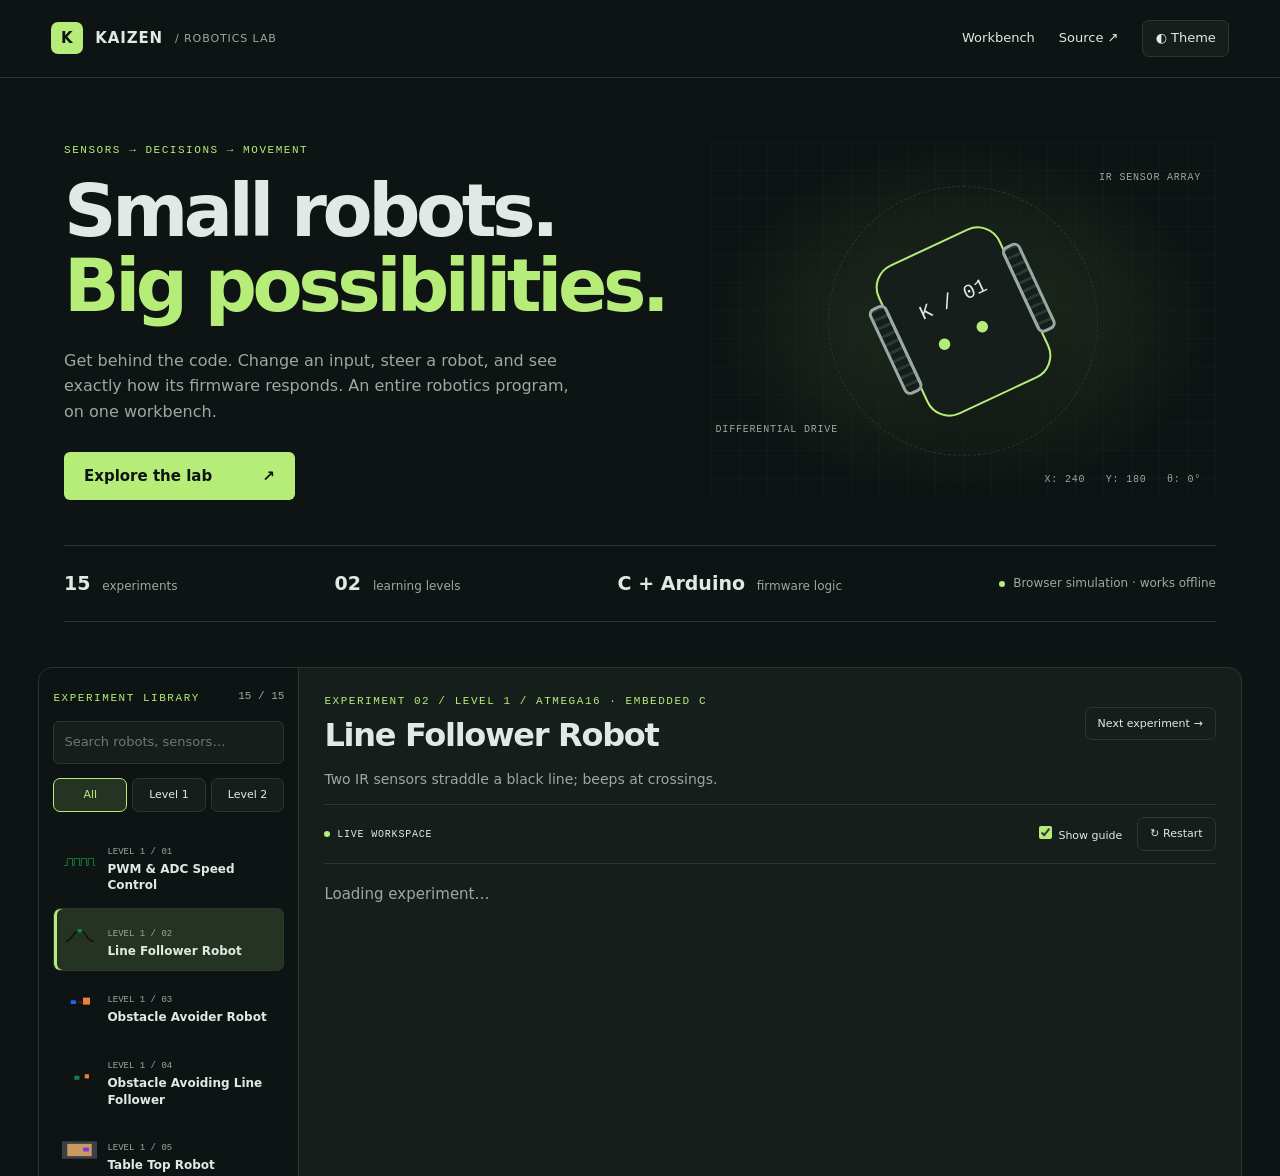
<file: index.html>
<!DOCTYPE html>
<html lang="en">
<head>
<meta charset="utf-8">
<title>Kaizen Robotics Program</title>
<meta http-equiv="refresh" content="0; url=demos/">
<link rel="canonical" href="demos/">
</head>
<body>
<p>Opening the <a href="demos/">Kaizen Robotics live demos</a>&hellip;
   The source code is on <a href="https://github.com/sundarrajnitish/Kaizen-Robotics-Program">GitHub</a>.</p>
</body>
</html>
</file>
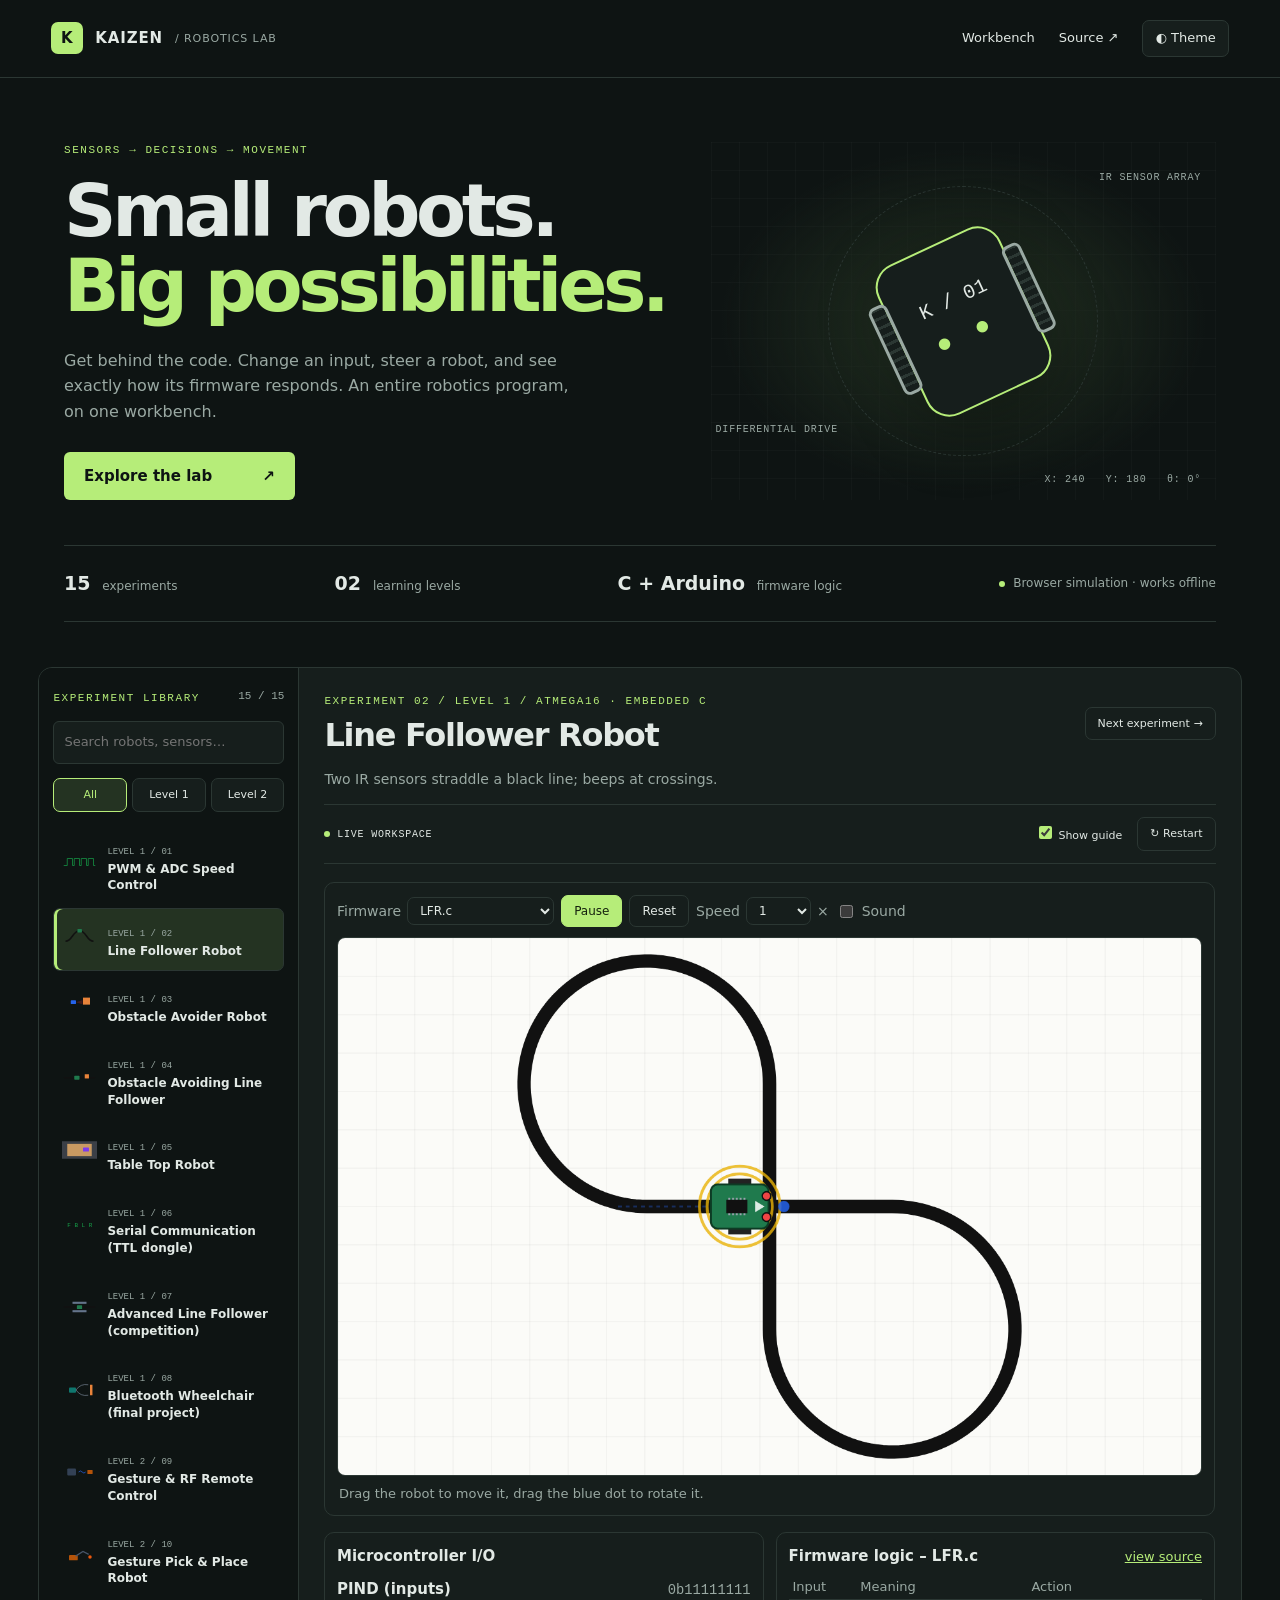
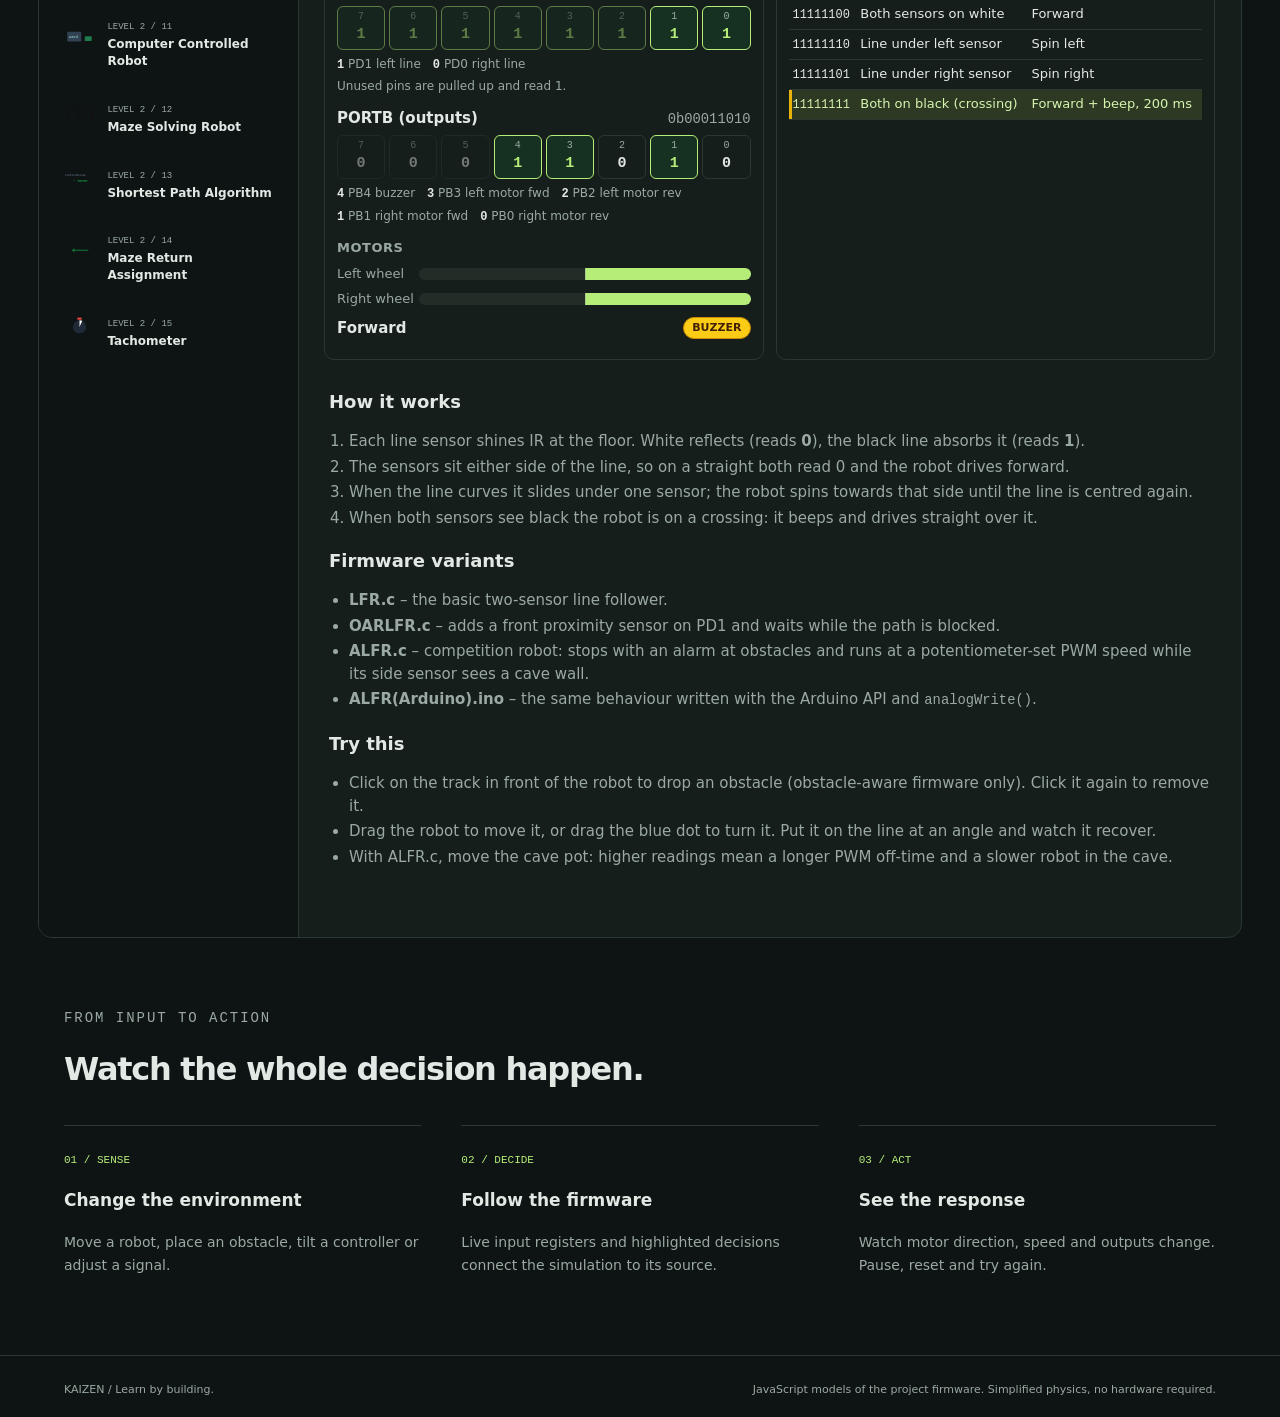
<file: demos/index.html>
<!doctype html>
<html lang="en" data-theme="dark">
<head>
<meta charset="utf-8"><meta name="viewport" content="width=device-width,initial-scale=1">
<meta name="description" content="Explore 15 robotics experiments in one interactive lab. Drive robots, change sensors and watch the firmware respond.">
<title>Kaizen / Robotics Lab</title>
<link rel="stylesheet" href="assets/lab.css">
<script defer src="assets/experiments.js"></script><script defer src="assets/lab.js"></script>
</head>
<body>
<a class="skip" href="#workspace">Skip to experiment</a>
<header class="masthead"><a class="brand" href="#"><span class="brand-icon">K</span> KAIZEN <span>/ ROBOTICS LAB</span></a><nav aria-label="Main"><a href="#workspace">Workbench</a><a href="https://github.com/sundarrajnitish/Kaizen-Robotics-Program" target="_blank" rel="noopener">Source ↗</a><button id="theme" aria-label="Switch to light theme">◐ Theme</button></nav></header>
<main>
<section class="hero"><div><p class="eyebrow">SENSORS → DECISIONS → MOVEMENT</p><h1>Small robots.<br><span>Big possibilities.</span></h1><p class="intro">Get behind the code. Change an input, steer a robot, and see exactly how its firmware responds. An entire robotics program, on one workbench.</p><a class="launch" href="#workspace">Explore the lab <span>↗</span></a></div><div class="hero-art" aria-hidden="true"><div class="orbit"></div><div class="robot"><i></i><b>K / 01</b><div class="eyes">● ●</div><i></i></div><span class="annotation a">IR SENSOR ARRAY</span><span class="annotation b">DIFFERENTIAL DRIVE</span><span class="coordinate">X: 240 &nbsp; Y: 180 &nbsp; θ: 0°</span></div></section>
<div class="stats"><span><b>15</b> experiments</span><span><b>02</b> learning levels</span><span><b>C + Arduino</b> firmware logic</span><span class="status"><i></i> Browser simulation · works offline</span></div>
<section class="workbench" id="workspace" aria-label="Interactive robotics workbench">
<aside class="library"><div class="library-head"><p class="eyebrow">EXPERIMENT LIBRARY</p><span id="count">15</span></div><label class="search"><span class="sr-only">Search experiments</span><input id="search" type="search" placeholder="Search robots, sensors…"></label><div class="filters" role="group" aria-label="Filter by level"><button data-level="0" aria-pressed="true">All</button><button data-level="1" aria-pressed="false">Level 1</button><button data-level="2" aria-pressed="false">Level 2</button></div><div id="experiments"></div><p id="empty" hidden>No experiments match. Try “line” or clear the filter.</p></aside>
<div class="workspace-content"><div class="experiment-heading"><div><p class="eyebrow" id="meta"></p><h2 id="title"></h2></div><button id="next" title="Open next experiment">Next experiment →</button></div><p id="description"></p><div class="workspace-tools"><span><i></i> LIVE WORKSPACE</span><label><input id="explain" type="checkbox" checked> Show guide</label><button id="restart">↻ Restart</button></div><p id="loading" role="status">Loading experiment…</p><iframe id="simulation" title="Interactive robot simulation" scrolling="no"></iframe><noscript>Enable JavaScript to run the interactive simulations.</noscript></div>
</section>
<section class="learning"><p class="eyebrow">FROM INPUT TO ACTION</p><h2>Watch the whole decision happen.</h2><div><article><span>01 / SENSE</span><h3>Change the environment</h3><p>Move a robot, place an obstacle, tilt a controller or adjust a signal.</p></article><article><span>02 / DECIDE</span><h3>Follow the firmware</h3><p>Live input registers and highlighted decisions connect the simulation to its source.</p></article><article><span>03 / ACT</span><h3>See the response</h3><p>Watch motor direction, speed and outputs change. Pause, reset and try again.</p></article></div></section>
</main><footer><span>KAIZEN / Learn by building.</span><span>JavaScript models of the project firmware. Simplified physics, no hardware required.</span></footer>
</body></html>
</file>
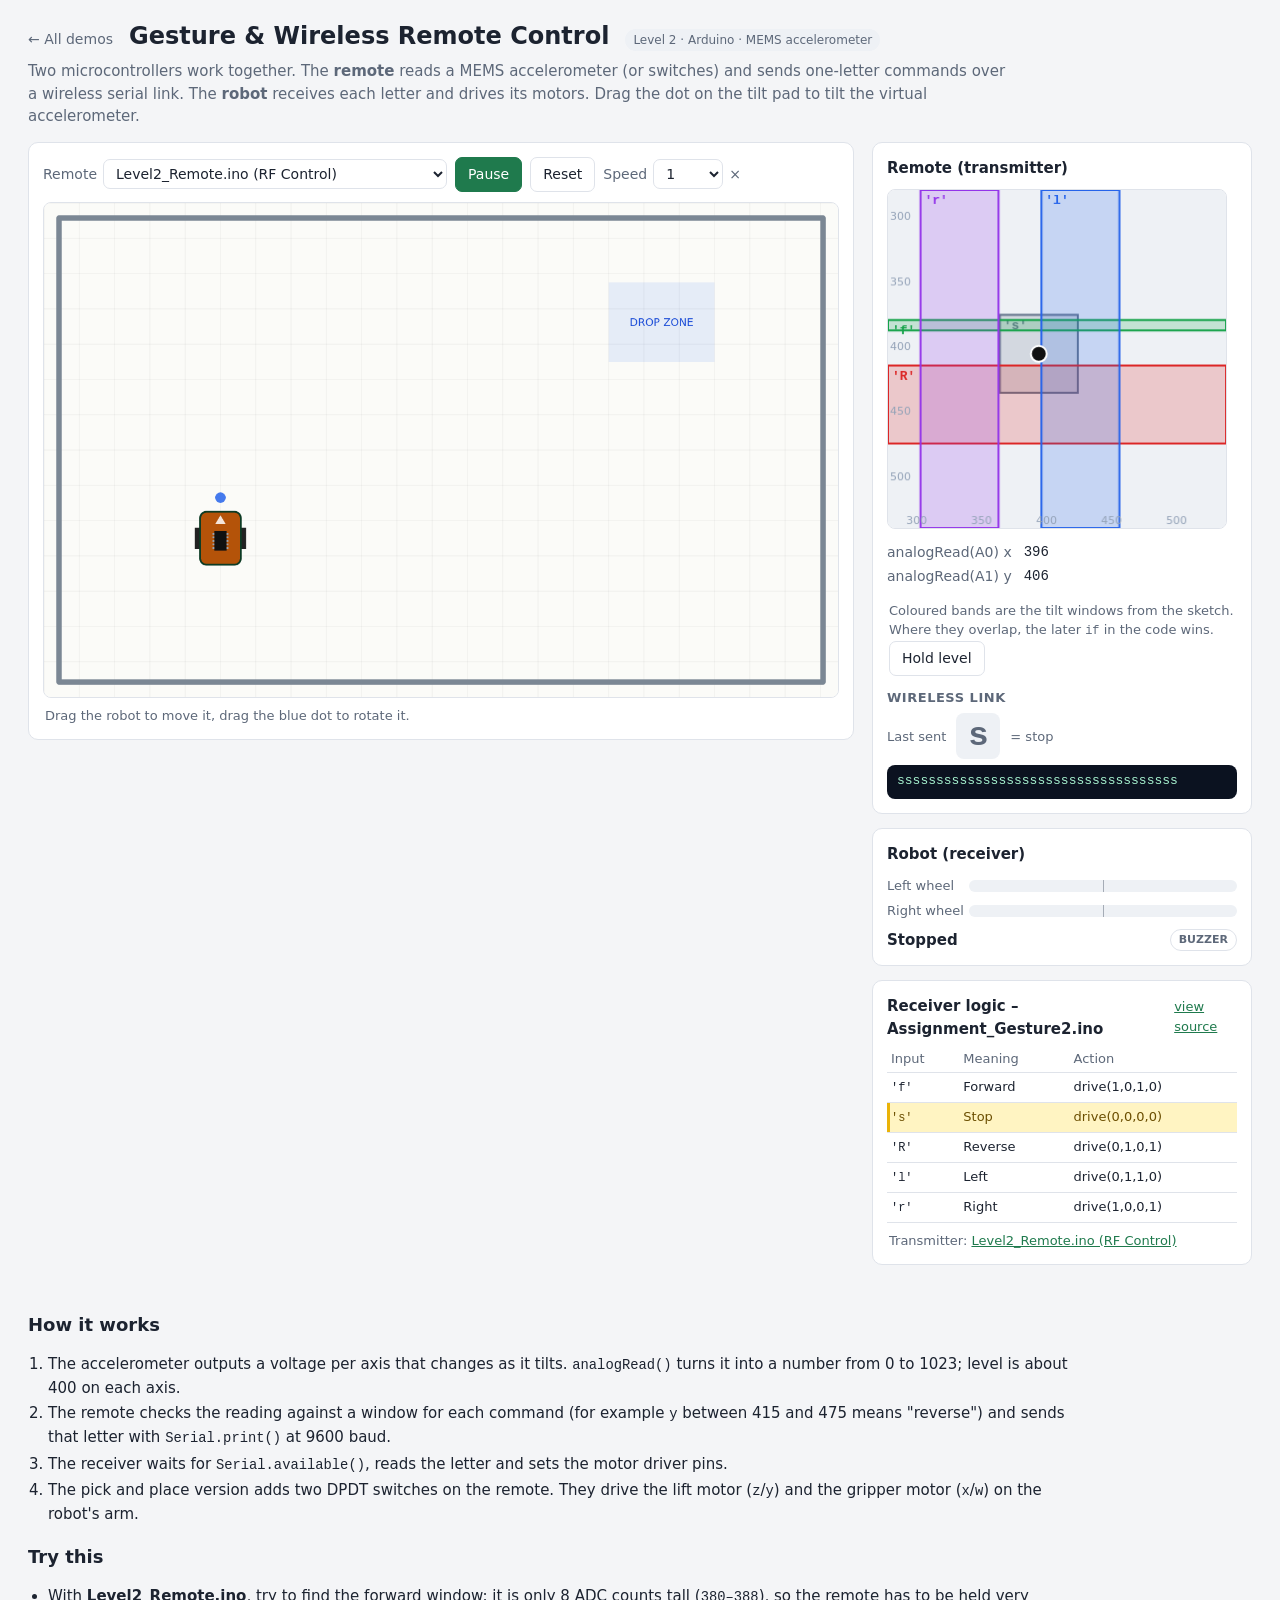
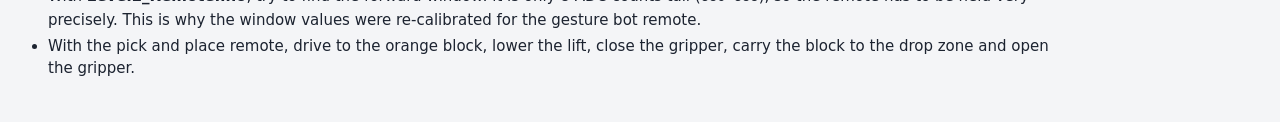
<file: demos/gesture.html>
<!DOCTYPE html>
<html lang="en">
<head>
<meta charset="utf-8">
<meta name="viewport" content="width=device-width, initial-scale=1">
<title>Gesture &amp; Wireless Control - Kaizen Robotics live demo</title>
<link rel="stylesheet" href="assets/style.css">
<style>
    #pad { width: 100%; max-width: 340px; height: auto; border-radius: 8px; border: 1px solid var(--line); touch-action: none; cursor: grab; }
    .switch { display: grid; grid-template-columns: 110px repeat(3, 1fr); gap: 4px; align-items: center; margin: 4px 0; font-size: 13px; }
    .switch .btn { padding: 4px 0; font-size: 13px; }
    .switch .btn.active { background: var(--accent); color: var(--accent-ink); outline: none; }
    .link { display: flex; gap: 10px; align-items: center; font-size: 13px; color: var(--muted); }
    .big-cmd { font: 700 34px/1 ui-monospace, monospace; min-width: 44px; text-align: center; padding: 6px; border-radius: 8px; background: var(--code); }
</style>
</head>
<body>
<header class="top">
    <a class="crumb" href="index.html">&larr; All demos</a>
    <h1>Gesture &amp; Wireless Remote Control</h1>
    <span class="tag">Level 2 &middot; Arduino &middot; MEMS accelerometer</span>
</header>
<p class="lede">
    Two microcontrollers work together. The <b>remote</b> reads a MEMS accelerometer (or switches) and sends
    one-letter commands over a wireless serial link. The <b>robot</b> receives each letter and drives its motors.
    Drag the dot on the tilt pad to tilt the virtual accelerometer.
</p>

<main class="demo">
    <div>
        <div class="panel stage">
            <div class="toolbar" id="toolbar">
                <label class="speed">Remote <select id="remote"></select></label>
            </div>
            <canvas id="world" width="1350" height="840"></canvas>
            <p class="hint" id="hint">Drag the robot to move it, drag the blue dot to rotate it.</p>
        </div>
    </div>
    <aside>
        <div class="panel">
            <h2>Remote (transmitter)</h2>
            <div id="tiltBox">
                <canvas id="pad" width="340" height="340"></canvas>
                <dl class="kv" style="margin-top:6px">
                    <dt>analogRead(A0) x</dt><dd id="ax"></dd>
                    <dt>analogRead(A1) y</dt><dd id="ay"></dd>
                </dl>
                <p class="hint">Coloured bands are the tilt windows from the sketch. Where they overlap, the later
                    <code>if</code> in the code wins. <button class="btn" id="level">Hold level</button></p>
            </div>
            <div id="switches"></div>
            <h3>Wireless link</h3>
            <div class="link"><span>Last sent</span><span class="big-cmd" id="cmd">&ndash;</span><span id="linkInfo"></span></div>
            <div class="serial-log" id="log" style="margin-top:6px"></div>
        </div>
        <div class="panel">
            <h2>Robot (receiver)</h2>
            <div id="motors"></div>
            <div id="armBox"></div>
        </div>
        <div class="panel" id="logic"></div>
    </aside>
</main>

<section class="explain">
    <h2>How it works</h2>
    <ol>
        <li>The accelerometer outputs a voltage per axis that changes as it tilts. <code>analogRead()</code> turns
            it into a number from 0 to 1023; level is about 400 on each axis.</li>
        <li>The remote checks the reading against a window for each command (for example <code>y</code> between 415 and 475
            means "reverse") and sends that letter with <code>Serial.print()</code> at 9600 baud.</li>
        <li>The receiver waits for <code>Serial.available()</code>, reads the letter and sets the motor driver pins.</li>
        <li>The pick and place version adds two DPDT switches on the remote. They drive the lift motor
            (<code>z</code>/<code>y</code>) and the gripper motor (<code>x</code>/<code>w</code>) on the robot's arm.</li>
    </ol>
    <h2>Try this</h2>
    <ul>
        <li>With <b>Level2_Remote.ino</b>, try to find the forward window: it is only 8 ADC counts tall
            (<code>380&ndash;388</code>), so the remote has to be held very precisely. This is why the window values were re-calibrated
            for the gesture bot remote.</li>
        <li>With the pick and place remote, drive to the orange block, lower the lift, close the gripper, carry the
            block to the drop zone and open the gripper.</li>
    </ul>
</section>

<script src="assets/kaizen.js"></script>
<script src="assets/firmware.js"></script>
<script src="assets/rigs.js"></script>
<script>
(function () {
    const K = Kaizen, R = KaizenRigs;
    const SOURCES = {
        RFRemote: 'Level 2/RF Control/Level2_Remote.ino',
        GestureRemote: 'Level 2/Gesture Bot/Level2_Remote2/Level2_Remote2.ino',
        ArmRemote: 'Level 2/Assignments/Assignment_Arm_Remote/Assignment_Arm_Remote.ino',
        DPDTRemote: 'Level 2/Assignments/Assignment_DPDT_Wireless/Assignment_DPDT_Wireless.ino',
        receiver: 'Level 2/Assignments/Assignment_Gesture2/Assignment_Gesture2.ino',
    };
    const COLORS = { s: '#64748b', f: '#16a34a', R: '#dc2626', o: '#dc2626', l: '#2563eb', r: '#9333ea' };
    const NAMES = { s: 'stop', f: 'forward', R: 'reverse', o: 'reverse', l: 'left', r: 'right', z: 'lift up', y: 'lift down', x: 'gripper open', w: 'gripper close' };
    const RX_TABLE = [
        { id: 'f', when: "'f'", meaning: 'Forward', action: 'drive(1,0,1,0)' },
        { id: 's', when: "'s'", meaning: 'Stop', action: 'drive(0,0,0,0)' },
        { id: 'R', when: "'R'", meaning: 'Reverse', action: 'drive(0,1,0,1)' },
        { id: 'l', when: "'l'", meaning: 'Left', action: 'drive(0,1,1,0)' },
        { id: 'r', when: "'r'", meaning: 'Right', action: 'drive(1,0,0,1)' },
        { id: 'z', when: "'z' / 'y'", meaning: 'Arm motor 1 (lift)', action: 'up / down' },
        { id: 'x', when: "'x' / 'w'", meaning: 'Arm motor 2 (gripper)', action: 'open / close' },
    ];
    const RX2_TABLE = RX_TABLE.slice(0, 5).map(r => (r.id === 'R' ? { ...r, id: 'o', when: "'o'" } : r));

    const sel = document.getElementById('remote');
    for (const [key, rm] of Object.entries(R.REMOTES)) sel.append(new Option(rm.label, key));
    const pad = document.getElementById('pad');
    const pctx = pad.getContext('2d');
    const LO = 280, HI = 540;
    let rig, table, block, sim = null;

    const toPad = v => (v - LO) / (HI - LO) * pad.width;
    const fromPad = p => LO + p / pad.width * (HI - LO);

    function switchRow(box, name, label, opts) {
        const row = K.el('div', 'switch', `<span>${label}</span>`);
        for (const [val, text] of opts) {
            const b = K.el('button', 'btn' + (val === 0 ? ' active' : ''), text);
            b.onclick = () => {
                rig.remoteIo.switches[name] = val;
                row.querySelectorAll('.btn').forEach(x => x.classList.toggle('active', x === b));
            };
            row.append(b);
        }
        box.append(row);
    }

    function build(name) {
        rig = R.gesture(name);
        const rm = rig.rm;
        block = { x: 520, y: 400, r: 11, carried: false };
        document.getElementById('tiltBox').hidden = !rm.tilt;
        const sw = document.getElementById('switches');
        sw.innerHTML = '';
        if (name === 'DPDTRemote') {
            switchRow(sw, 'drive', 'Drive switch', [[1, 'forward'], [0, 'off'], [-1, 'reverse']]);
            switchRow(sw, 'steer', 'Steer switch', [[-1, 'left'], [0, 'off'], [1, 'right']]);
        }
        if (rm.arm) {
            switchRow(sw, 'arm1', 'Arm 1 (lift)', [[1, 'up (z)'], [0, 'off'], [-1, 'down (y)']]);
            switchRow(sw, 'arm2', 'Arm 2 (gripper)', [[1, 'open (x)'], [0, 'off'], [-1, 'close (w)']]);
        }
        const logic = document.getElementById('logic');
        logic.innerHTML = '';
        const rows = name === 'GestureRemote' ? RX2_TABLE : rm.arm ? RX_TABLE : RX_TABLE.slice(0, 5);
        table = K.decisionTable(logic, 'Receiver logic &ndash; ' + rm.receiverLabel, rows,
            name === 'GestureRemote' ? null : K.source(SOURCES.receiver));
        logic.append(K.el('p', 'hint', `Transmitter: <a href="${K.source(SOURCES[name])}" target="_blank" rel="noopener">${rm.label}</a>`));
        document.getElementById('armBox').innerHTML = rm.arm ? '<h3>Arm</h3><dl class="kv" id="armKv"></dl>' : '';
        if (sim) { sim.world = rig.world; sim.robot = rig.robot; }
    }

    function drawPad() {
        const rm = rig.rm, w = rm.program.windows, W = pad.width;
        pctx.clearRect(0, 0, W, W);
        pctx.fillStyle = getComputedStyle(document.body).getPropertyValue('--code');
        pctx.fillRect(0, 0, W, W);
        for (const win of w) {
            const x0 = win.x ? toPad(win.x[0]) : 0, x1 = win.x ? toPad(win.x[1]) : W;
            const y0 = win.y ? toPad(win.y[0]) : 0, y1 = win.y ? toPad(win.y[1]) : W;
            pctx.fillStyle = COLORS[win.c] + '33';
            pctx.strokeStyle = COLORS[win.c];
            pctx.fillRect(x0, y0, x1 - x0, y1 - y0);
            pctx.strokeRect(x0, y0, x1 - x0, y1 - y0);
            pctx.fillStyle = COLORS[win.c];
            pctx.font = 'bold 13px ui-monospace, monospace';
            pctx.fillText(`'${win.c}'`, x0 + 4, y0 + 14);
        }
        pctx.fillStyle = '#94a3b8';
        pctx.font = '11px system-ui, sans-serif';
        for (let v = 300; v <= 520; v += 50) {
            pctx.fillText(v, toPad(v) - 8, W - 4);
            pctx.fillText(v, 2, toPad(v) + 4);
        }
        const t = rig.remoteIo.tilt;
        pctx.fillStyle = '#111';
        pctx.strokeStyle = '#fff';
        pctx.lineWidth = 2;
        pctx.beginPath(); pctx.arc(toPad(t.x), toPad(t.y), 8, 0, Math.PI * 2); pctx.fill(); pctx.stroke();
    }

    let padDrag = false;
    const padMove = ev => {
        const r = pad.getBoundingClientRect();
        const px = (ev.clientX - r.left) / r.width * pad.width, py = (ev.clientY - r.top) / r.height * pad.height;
        rig.remoteIo.tilt = { x: Math.max(LO, Math.min(HI, fromPad(px))), y: Math.max(LO, Math.min(HI, fromPad(py))) };
    };
    pad.addEventListener('pointerdown', ev => { padDrag = true; pad.setPointerCapture(ev.pointerId); padMove(ev); });
    pad.addEventListener('pointermove', ev => padDrag && padMove(ev));
    pad.addEventListener('pointerup', () => { padDrag = false; });
    document.getElementById('level').onclick = () => { rig.remoteIo.tilt = { ...rig.rm.program.rest }; };

    // Pick and place: block follows the gripper while it is closed around it
    function updateBlock() {
        const rb = rig.robot, a = rig.io.jointAngle;
        const [fx, fy] = rb.toWorld(40, 0);
        if (!block.carried && a.arm1 < 0.3 && a.arm2 < 0.3 && Math.hypot(fx - block.x, fy - block.y) < 18) block.carried = true;
        if (block.carried && a.arm2 > 0.5) block.carried = false;
        if (block.carried) { block.x = fx; block.y = fy; }
    }

    const initial = new URLSearchParams(location.search).get('fw');
    if (R.REMOTES[initial]) sel.value = initial;
    build(sel.value);
    const motors = K.motorView(document.getElementById('motors'));
    sim = new K.Sim({
        canvas: document.getElementById('world'),
        world: rig.world,
        robot: rig.robot,
        tick: t => { rig.tick(t); if (rig.rm.arm) updateBlock(); },
        draw: ctx => {
            if (!rig.rm.arm) return;
            const rb = rig.robot, a = rig.io.jointAngle;
            ctx.save();
            // arm reaching forward from the robot
            const [ax, ay] = rb.toWorld(18, 0), [fx, fy] = rb.toWorld(40, 0);
            ctx.strokeStyle = '#475569'; ctx.lineWidth = 6; ctx.lineCap = 'round';
            ctx.beginPath(); ctx.moveTo(ax, ay); ctx.lineTo(fx, fy); ctx.stroke();
            const open = 4 + a.arm2 * 10;
            for (const side of [-1, 1]) {
                const [gx, gy] = rb.toWorld(40, side * open), [hx, hy] = rb.toWorld(52, side * open);
                ctx.lineWidth = 3;
                ctx.beginPath(); ctx.moveTo(gx, gy); ctx.lineTo(hx, hy); ctx.stroke();
            }
            const lift = block.carried ? 1 + a.arm1 * 0.5 : 1;
            ctx.fillStyle = 'rgba(0,0,0,0.15)';
            ctx.beginPath(); ctx.arc(block.x + 3 * lift, block.y + 3 * lift, block.r, 0, Math.PI * 2); ctx.fill();
            ctx.fillStyle = '#ea580c'; ctx.strokeStyle = '#9a3412'; ctx.lineWidth = 2;
            ctx.beginPath(); ctx.arc(block.x, block.y, block.r * lift, 0, Math.PI * 2); ctx.fill(); ctx.stroke();
            ctx.restore();
        },
        onFrame: () => {
            const rm = rig.rm, t = rig.remoteIo.tilt;
            if (rm.tilt) {
                drawPad();
                document.getElementById('ax').textContent = Math.round(t.x);
                document.getElementById('ay').textContent = Math.round(t.y);
            }
            const log = rig.link.log;
            const last = log[log.length - 1];
            document.getElementById('cmd').textContent = last || '–';
            document.getElementById('cmd').title = NAMES[last] || '';
            document.getElementById('log').textContent = log.slice(-36).join('');
            document.getElementById('linkInfo').textContent = last ? '= ' + (NAMES[last] || '?') : 'nothing sent';
            motors.update(rig.robot);
            table.highlight(rig.trace === 'y' ? 'z' : rig.trace === 'w' ? 'x' : rig.trace);
            const kv = document.getElementById('armKv');
            if (kv) {
                const a = rig.io.jointAngle;
                kv.innerHTML = `<dt>Lift</dt><dd>${Math.round(a.arm1 * 100)}%</dd><dt>Gripper opening</dt><dd>${Math.round(a.arm2 * 100)}%</dd>` +
                    `<dt>Block</dt><dd>${block.carried ? 'held' : 'on the floor'}</dd>`;
            }
        },
    });
    K.toolbar(document.getElementById('toolbar'), sim, { sound: false, onReset: () => build(sel.value) });
    sel.onchange = () => build(sel.value);
})();
</script>
</body>
</html>
</file>
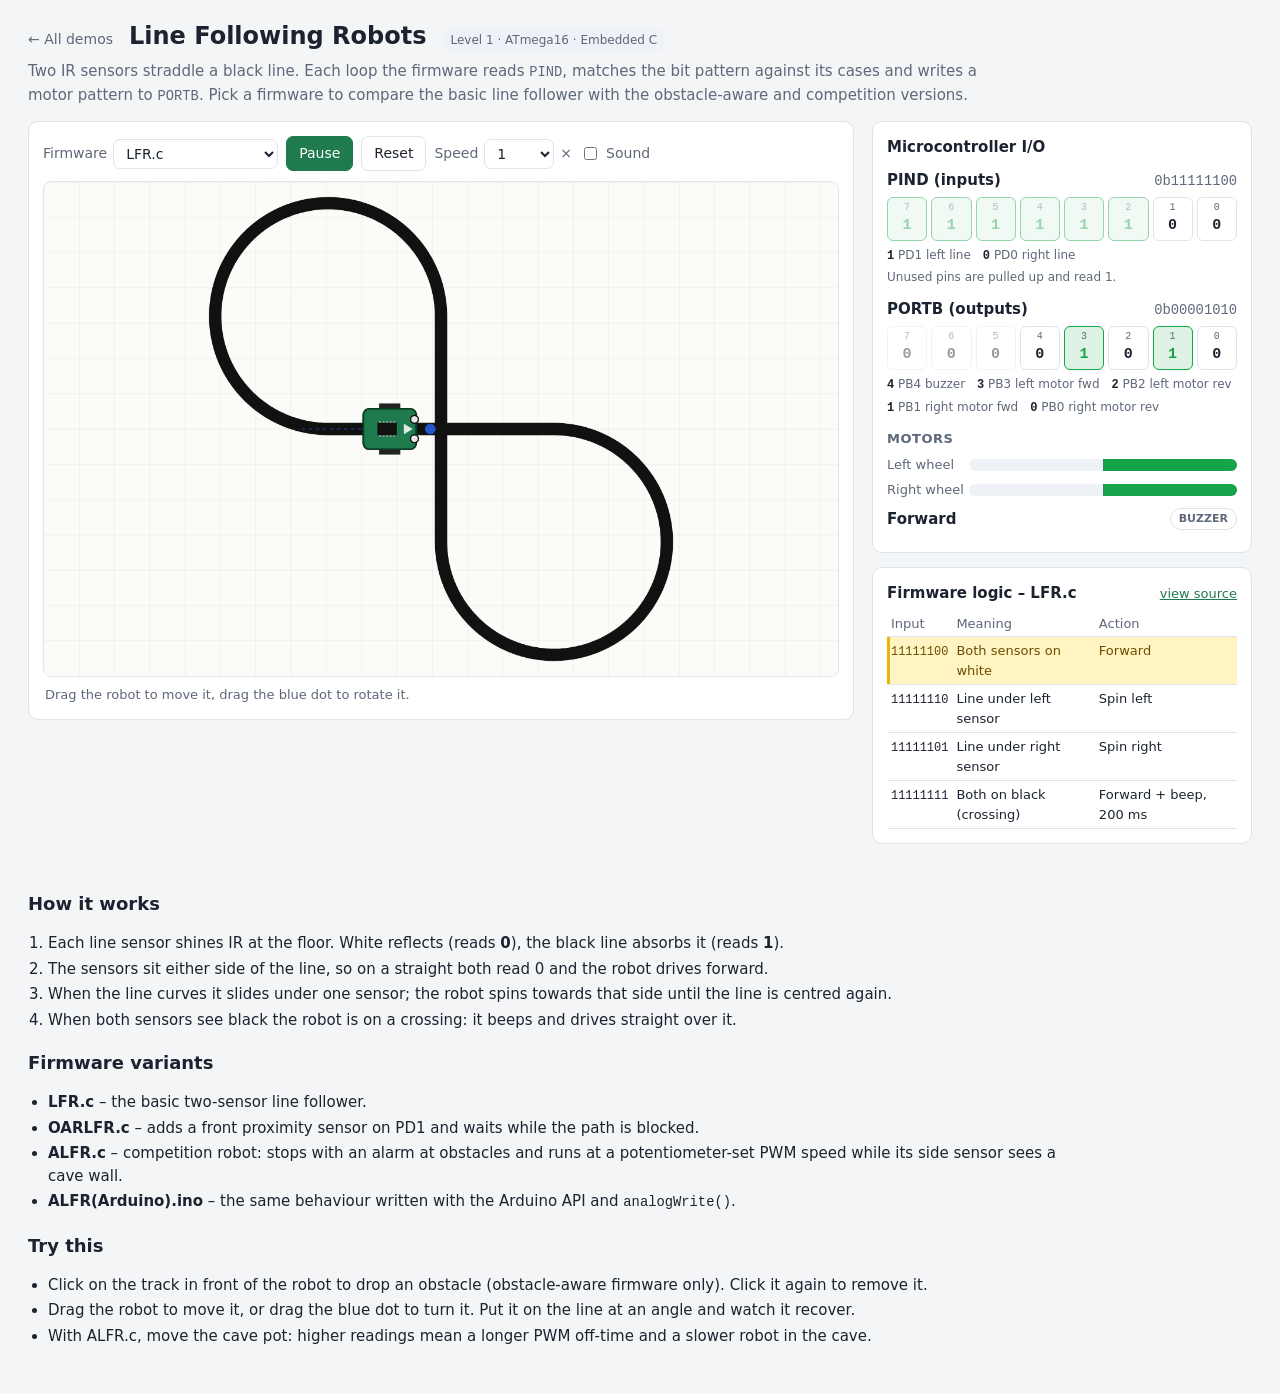
<file: demos/line-follower.html>
<!DOCTYPE html>
<html lang="en">
<head>
<meta charset="utf-8">
<meta name="viewport" content="width=device-width, initial-scale=1">
<title>Line Followers - Kaizen Robotics live demo</title>
<link rel="stylesheet" href="assets/style.css">
</head>
<body>
<header class="top">
    <a class="crumb" href="index.html">&larr; All demos</a>
    <h1>Line Following Robots</h1>
    <span class="tag">Level 1 &middot; ATmega16 &middot; Embedded C</span>
</header>
<p class="lede">
    Two IR sensors straddle a black line. Each loop the firmware reads <code>PIND</code>, matches the bit
    pattern against its cases and writes a motor pattern to <code>PORTB</code>. Pick a firmware to compare
    the basic line follower with the obstacle-aware and competition versions.
</p>

<main class="demo">
    <div>
        <div class="panel stage">
            <div class="toolbar" id="toolbar">
                <label class="speed">Firmware <select id="fw"></select></label>
            </div>
            <canvas id="world" width="1350" height="840"></canvas>
            <p class="hint" id="hint"></p>
            <div class="slider" id="potRow" style="margin-top:8px">
                <span>Cave speed pot (ADC0)</span>
                <input type="range" id="pot" min="0" max="1023" value="600">
                <code id="potVal"></code>
            </div>
        </div>
    </div>
    <aside>
        <div class="panel" id="io">
            <h2>Microcontroller I/O</h2>
            <div id="inReg"></div>
            <div id="outReg"></div>
            <dl class="kv" id="pins" hidden></dl>
            <h3>Motors</h3>
            <div id="motors"></div>
            <p class="hint" id="caveState"></p>
        </div>
        <div class="panel" id="logic"></div>
    </aside>
</main>

<section class="explain">
    <h2>How it works</h2>
    <ol>
        <li>Each line sensor shines IR at the floor. White reflects (reads <b>0</b>), the black line absorbs it (reads <b>1</b>).</li>
        <li>The sensors sit either side of the line, so on a straight both read 0 and the robot drives forward.</li>
        <li>When the line curves it slides under one sensor; the robot spins towards that side until the line is centred again.</li>
        <li>When both sensors see black the robot is on a crossing: it beeps and drives straight over it.</li>
    </ol>
    <h2>Firmware variants</h2>
    <ul>
        <li><b>LFR.c</b> &ndash; the basic two-sensor line follower.</li>
        <li><b>OARLFR.c</b> &ndash; adds a front proximity sensor on PD1 and waits while the path is blocked.</li>
        <li><b>ALFR.c</b> &ndash; competition robot: stops with an alarm at obstacles and runs at a potentiometer-set
            PWM speed while its side sensor sees a cave wall.</li>
        <li><b>ALFR(Arduino).ino</b> &ndash; the same behaviour written with the Arduino API and <code>analogWrite()</code>.</li>
    </ul>
    <h2>Try this</h2>
    <ul>
        <li>Click on the track in front of the robot to drop an obstacle (obstacle-aware firmware only). Click it again to remove it.</li>
        <li>Drag the robot to move it, or drag the blue dot to turn it. Put it on the line at an angle and watch it recover.</li>
        <li>With ALFR.c, move the cave pot: higher readings mean a longer PWM off-time and a slower robot in the cave.</li>
    </ul>
</section>

<script src="assets/kaizen.js"></script>
<script src="assets/firmware.js"></script>
<script src="assets/rigs.js"></script>
<script>
(function () {
    const K = Kaizen, R = KaizenRigs;
    const SOURCES = {
        LFR: 'Level 1/Line Follower Robot/LFR.c',
        OARLFR: 'Level 1/OAR + LFR/OARLFR.c',
        ALFR: 'Level 1/Line Follower Competition/Advanced-Line-Following-Robot-master/ALFR.c',
        ALFRArduino: 'Level 1/Line Follower Competition/Advanced-Line-Following-Robot-master/ALFR(Arduino).ino',
    };
    const TABLES = {
        LFR: [
            { id: 'centred', when: '11111100', meaning: 'Both sensors on white', action: 'Forward' },
            { id: 'left', when: '11111110', meaning: 'Line under left sensor', action: 'Spin left' },
            { id: 'right', when: '11111101', meaning: 'Line under right sensor', action: 'Spin right' },
            { id: 'cross', when: '11111111', meaning: 'Both on black (crossing)', action: 'Forward + beep, 200 ms' },
        ],
        OARLFR: [
            { id: 'centred', when: '11111010', meaning: 'Line centred, path clear', action: 'Forward' },
            { id: 'left', when: '11111011', meaning: 'Line under left sensor', action: 'Spin left' },
            { id: 'right', when: '11111110', meaning: 'Line under right sensor', action: 'Spin right' },
            { id: 'cross', when: '11111111', meaning: 'Junction, path clear', action: 'Forward + beep' },
            { id: 'blocked', when: '111111x0x', meaning: 'PD1 = 0: obstacle ahead', action: 'Stop and wait' },
        ],
        ALFR: [
            { id: 'centred', when: '1111x100', meaning: 'Both sensors on white', action: 'Forward' },
            { id: 'left', when: '1111x110', meaning: 'Line under left sensor', action: 'Spin left' },
            { id: 'right', when: '1111x101', meaning: 'Line under right sensor', action: 'Spin right' },
            { id: 'cross', when: '1111x111', meaning: 'Both on black (crossing)', action: 'Forward + beep' },
            { id: 'obstacle', when: '1111x000', meaning: 'PD2 = 0: obstacle ahead', action: 'Stop, buzzer on' },
        ],
        ALFRArduino: [
            { id: 'obstacle', when: 'D17 = 0', meaning: 'Obstacle ahead', action: 'Stop, buzzer on' },
            { id: 'centred', when: 'L=0 R=0', meaning: 'Both sensors on white', action: 'Forward' },
            { id: 'left', when: 'L=1 R=0', meaning: 'Line under left sensor', action: 'Spin left' },
            { id: 'right', when: 'L=0 R=1', meaning: 'Line under right sensor', action: 'Spin right' },
            { id: 'cross', when: 'L=1 R=1', meaning: 'Both on black (crossing)', action: 'Forward + beep' },
        ],
    };

    const fwSelect = document.getElementById('fw');
    for (const [key, fw] of Object.entries(R.LINE_FIRMWARE)) fwSelect.append(new Option(fw.label, key));

    const pot = document.getElementById('pot');
    const potVal = document.getElementById('potVal');
    let rig, sim, inReg, outReg, table, motors;

    function build(name) {
        const fw = R.LINE_FIRMWARE[name];
        const placed = rig ? rig.world.obstacles.filter(o => !o.wall) : [];
        rig = R.lineFollower(name, { adc: +pot.value });
        if (fw.obstacle) rig.world.obstacles.push(...placed);     // keep placed obstacles
        document.getElementById('potRow').hidden = !fw.cave;
        document.getElementById('hint').textContent = fw.obstacle
            ? 'Click the floor to drop an obstacle, click it again to remove it. Drag the robot to move it, drag the blue dot to rotate it.'
            : 'Drag the robot to move it, drag the blue dot to rotate it.';

        const inBox = document.getElementById('inReg'), outBox = document.getElementById('outReg');
        inBox.innerHTML = outBox.innerHTML = '';
        const pins = document.getElementById('pins');
        const arduino = name === 'ALFRArduino';
        pins.hidden = !arduino;
        inReg = outReg = null;
        if (!arduino) {
            inReg = K.registerView(inBox, 'PIND (inputs)', rig.io.labels, 'Unused pins are pulled up and read 1.');
            outReg = K.registerView(outBox, 'PORTB (outputs)', K.PORTB_LABELS);
        }
        const logic = document.getElementById('logic');
        logic.innerHTML = '';
        table = K.decisionTable(logic, 'Firmware logic &ndash; ' + fw.label, TABLES[name], K.source(SOURCES[name]));
        if (sim) { sim.world = rig.world; sim.robot = rig.robot; sim.tick = rig.tick; }
    }

    const initial = new URLSearchParams(location.search).get('fw');
    if (R.LINE_FIRMWARE[initial]) fwSelect.value = initial;
    build(fwSelect.value);
    motors = K.motorView(document.getElementById('motors'));

    sim = new K.Sim({
        canvas: document.getElementById('world'),
        world: rig.world,
        robot: rig.robot,
        tick: t => rig.tick(t),
        onPointer: (type, x, y) => K.obstacleEditor(rig.world, {
            size: 24, enabled: () => R.LINE_FIRMWARE[fwSelect.value].obstacle,
        })(type, x, y),
        onFrame: () => {
            const io = rig.io, s = rig.robot.readings;
            if (inReg) inReg.update(io.PIND());
            if (outReg) outReg.update(rig.portb);
            if (fwSelect.value === 'ALFRArduino') {
                document.getElementById('pins').innerHTML =
                    `<dt>D15 left line</dt><dd>${s.left}</dd><dt>D16 right line</dt><dd>${s.right}</dd>` +
                    `<dt>D17 obstacle</dt><dd>${s.front ? 0 : 1}</dd><dt>D14 cave</dt><dd>${s.cave ? 0 : 1}</dd>` +
                    `<dt>analogWrite</dt><dd>${s.cave ? 200 : 255}</dd>`;
            }
            motors.update(rig.robot);
            table.highlight(rig.trace);
            K.beeper.set(rig.robot.buzzer);
            const fw = R.LINE_FIRMWARE[fwSelect.value];
            document.getElementById('caveState').textContent = !fw.cave ? '' :
                fwSelect.value === 'ALFR'
                    ? (io.inCave ? `Inside cave: software PWM, on ${25 - Math.floor(io.adc / 40)} ms / off ${Math.floor(io.adc / 40)} ms` + (io.adc > 870 ? ' (pot above 870: full speed)' : '') : 'Outside cave: full speed')
                    : (s.cave ? 'Inside cave: analogWrite(200)' : 'Outside cave: analogWrite(255)');
        },
    });

    K.toolbar(document.getElementById('toolbar'), sim, { onReset: () => build(fwSelect.value) });
    fwSelect.onchange = () => build(fwSelect.value);
    const showPot = () => { potVal.textContent = pot.value; rig.io.adc = +pot.value; };
    pot.oninput = showPot;
    showPot();
})();
</script>
</body>
</html>
</file>
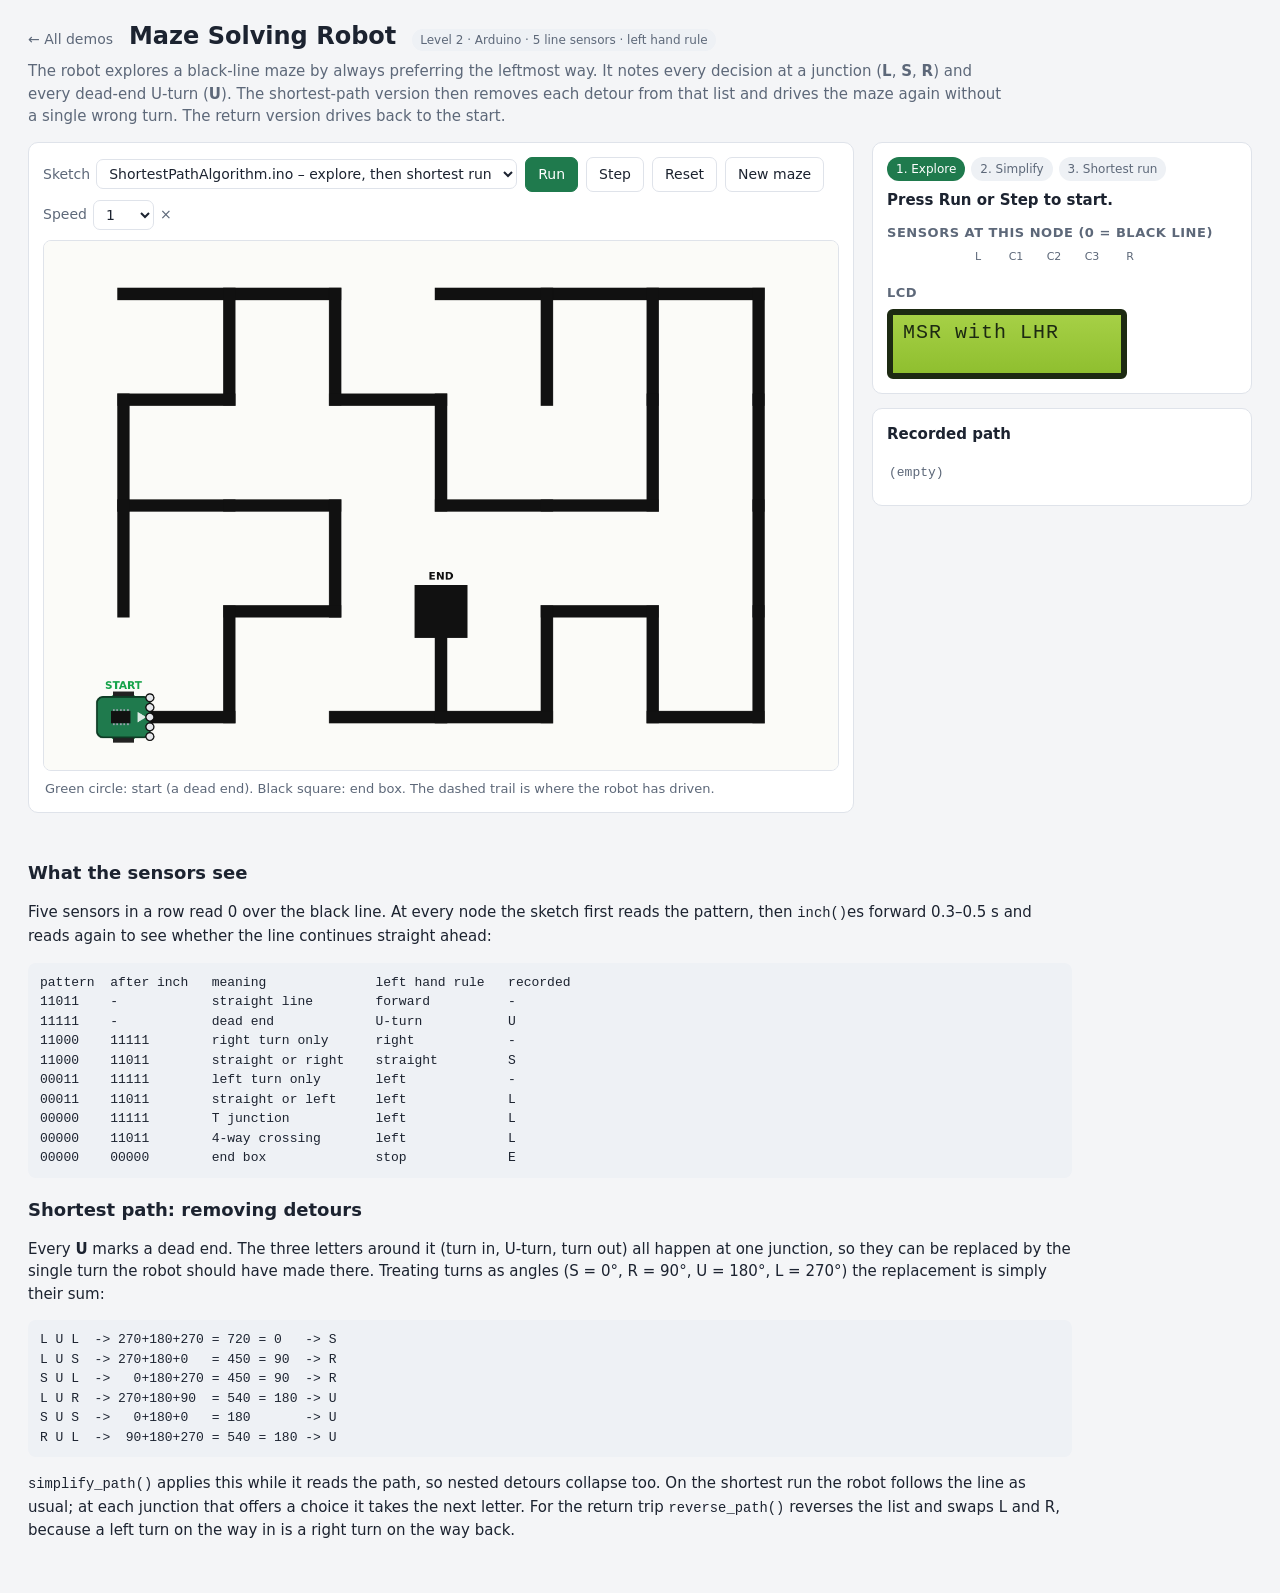
<file: demos/maze.html>
<!DOCTYPE html>
<html lang="en">
<head>
<meta charset="utf-8">
<meta name="viewport" content="width=device-width, initial-scale=1">
<title>Maze Solver - Kaizen Robotics live demo</title>
<link rel="stylesheet" href="assets/style.css">
<style>
    .sensors5 { display: grid; grid-template-columns: 70px repeat(5, 34px); gap: 4px; align-items: center; font-size: 13px; margin: 3px 0; }
    .sensors5 .s { text-align: center; border-radius: 6px; border: 1px solid var(--line); font: 700 15px/26px ui-monospace, monospace; }
    .sensors5 .s.black { background: #111; color: #fff; border-color: #111; }
    .sensors5 .h { text-align: center; font-size: 11px; color: var(--muted); }
    .phase { display: flex; gap: 6px; flex-wrap: wrap; margin-bottom: 8px; }
    .phase span { font-size: 12px; padding: 3px 9px; border-radius: 99px; background: var(--code); color: var(--muted); }
    .phase span.now { background: var(--accent); color: var(--accent-ink); }
    #event { font-weight: 600; min-height: 1.5em; }
    #steps { font-family: ui-monospace, monospace; font-size: 13px; max-height: 150px; overflow: auto; }
    #steps div.cur { background: var(--hl); color: var(--hl-ink); }
</style>
</head>
<body>
<header class="top">
    <a class="crumb" href="index.html">&larr; All demos</a>
    <h1>Maze Solving Robot</h1>
    <span class="tag">Level 2 &middot; Arduino &middot; 5 line sensors &middot; left hand rule</span>
</header>
<p class="lede">
    The robot explores a black-line maze by always preferring the leftmost way. It notes every decision at a
    junction (<b>L</b>, <b>S</b>, <b>R</b>) and every dead-end U-turn (<b>U</b>). The shortest-path version then removes each
    detour from that list and drives the maze again without a single wrong turn. The return version drives back to the start.
</p>

<main class="demo">
    <div>
        <div class="panel stage">
            <div class="toolbar" id="toolbar">
                <label class="speed">Sketch <select id="mode">
                    <option value="explore">maze_solver.ino &ndash; explore only</option>
                    <option value="replay" selected>ShortestPathAlgorithm.ino &ndash; explore, then shortest run</option>
                    <option value="return">Maze_bot_return_final.ino &ndash; explore, then drive back</option>
                </select></label>
                <button class="btn primary" id="run">Run</button>
                <button class="btn" id="step">Step</button>
                <button class="btn" id="reset">Reset</button>
                <button class="btn" id="newMaze">New maze</button>
                <label class="speed">Speed <select id="speed"><option>0.5</option><option selected>1</option><option>2</option><option>4</option></select>&times;</label>
            </div>
            <canvas id="world" width="1350" height="900"></canvas>
            <p class="hint">Green circle: start (a dead end). Black square: end box. The dashed trail is where the robot has driven.</p>
        </div>
    </div>
    <aside>
        <div class="panel">
            <div class="phase" id="phase"></div>
            <div id="event"></div>
            <h3>Sensors at this node (0 = black line)</h3>
            <div class="sensors5"><span></span><span class="h">L</span><span class="h">C1</span><span class="h">C2</span><span class="h">C3</span><span class="h">R</span></div>
            <div class="sensors5" id="before"></div>
            <div class="sensors5" id="after"></div>
            <h3>LCD</h3>
            <div id="lcd"></div>
        </div>
        <div class="panel">
            <h2 id="pathTitle">Recorded path</h2>
            <div class="chips" id="path"></div>
            <div id="simplify" hidden>
                <h3>Simplification steps</h3>
                <div id="steps"></div>
            </div>
            <p class="hint" id="pathNote"></p>
        </div>
    </aside>
</main>

<section class="explain">
    <h2>What the sensors see</h2>
    <p>Five sensors in a row read 0 over the black line. At every node the sketch first reads the pattern, then
        <code>inch()</code>es forward 0.3&ndash;0.5 s and reads again to see whether the line continues straight ahead:</p>
    <pre>pattern  after inch   meaning              left hand rule   recorded
11011    -            straight line        forward          -
11111    -            dead end             U-turn           U
11000    11111        right turn only      right            -
11000    11011        straight or right    straight         S
00011    11111        left turn only       left             -
00011    11011        straight or left     left             L
00000    11111        T junction           left             L
00000    11011        4-way crossing       left             L
00000    00000        end box              stop             E</pre>
    <h2>Shortest path: removing detours</h2>
    <p>Every <b>U</b> marks a dead end. The three letters around it (turn in, U-turn, turn out) all happen at one
        junction, so they can be replaced by the single turn the robot should have made there. Treating turns as angles
        (S = 0&deg;, R = 90&deg;, U = 180&deg;, L = 270&deg;) the replacement is simply their sum:</p>
    <pre>L U L  -> 270+180+270 = 720 = 0   -> S
L U S  -> 270+180+0   = 450 = 90  -> R
S U L  ->   0+180+270 = 450 = 90  -> R
L U R  -> 270+180+90  = 540 = 180 -> U
S U S  ->   0+180+0   = 180       -> U
R U L  ->  90+180+270 = 540 = 180 -> U</pre>
    <p><code>simplify_path()</code> applies this while it reads the path, so nested detours collapse too. On the
        shortest run the robot follows the line as usual; at each junction that offers a choice it takes the next
        letter. For the return trip <code>reverse_path()</code> reverses the list and swaps L and R, because a left turn on
        the way in is a right turn on the way back.</p>
</section>

<script src="assets/kaizen.js"></script>
<script src="assets/firmware.js"></script>
<script src="assets/maze.js"></script>
<script>
(function () {
    const K = Kaizen, M = KaizenMaze;
    const W = 7, H = 5, CELL = 120, OX = 90, OY = 60;
    const canvas = document.getElementById('world');
    const ctx = canvas.getContext('2d');
    const WORLD_W = 900, WORLD_H = 600;
    const lcd = K.lcd(document.getElementById('lcd'));
    const modeSel = document.getElementById('mode');
    const runBtn = document.getElementById('run');
    const speedSel = document.getElementById('speed');
    const PHASES = { explore: ['Explore'], replay: ['Explore', 'Simplify', 'Shortest run'], return: ['Explore', 'Simplify', 'Drive back'] };

    const robot = new K.Robot({
        sensors: [-22, -11, 0, 11, 22].map((dy, i) => ({ name: 's' + i, type: 'line', dx: 30, dy })),
        style: { body: '#1f7a4d', trail: 'rgba(37,99,235,0.45)' },
    });

    let seed = 8, maze, state;
    const node = (x, y) => [OX + x * CELL, OY + y * CELL];
    const dirAngle = d => [0, Math.PI / 2, Math.PI, -Math.PI / 2][d];

    function reset() {
        maze = M.generate(W, H, seed);
        const [sx, sy] = node(maze.start.x, maze.start.y);
        robot.reset({ x: sx, y: sy, heading: dirAngle(maze.start.dir) });
        robot.trail = [];
        state = {
            phase: 'explore', gen: M.run(maze, 'explore'), anim: null, running: false,
            path: [], plan: [], planIndex: -1, steps: [], stepIndex: -1, arrivalDir: 0,
        };
        lcd.show('MSR with LHR');
        setEvent(null);
        runBtn.textContent = 'Run';
        render();
        renderPanel();
    }

    function setEvent(ev) {
        const box = document.getElementById('event');
        const rows = [document.getElementById('before'), document.getElementById('after')];
        rows.forEach(r => (r.innerHTML = ''));
        robot.readings = {};
        if (!ev) { box.textContent = 'Press Run or Step to start.'; return; }
        let text = M.KIND_LABEL[ev.kind] || ({ start: 'Start', uturnAtEnd: 'Turn around in the end box', home: 'Back at the start: stop' })[ev.kind] || ev.kind;
        if (ev.recorded) text += ` → record '${ev.recorded}'`;
        if (ev.decision) text += ` → take '${ev.decision}' from the path`;
        box.textContent = text;
        const draw = (row, label, pat) => {
            if (!pat) return;
            row.append(K.el('span', '', label));
            for (const b of pat) row.append(K.el('span', 's' + (b === '0' ? ' black' : ''), b));
        };
        draw(rows[0], 'reading', ev.before);
        draw(rows[1], 'after inch', ev.after);
        if (ev.before) [...ev.before].forEach((b, i) => (robot.readings['s' + i] = b === '0' ? 1 : 0));
        if (ev.lcd) lcd.show(ev.lcd[0], ev.lcd[1] || '');
    }

    function renderPanel() {
        const phases = PHASES[modeSel.value];
        const cur = { explore: 0, simplify: 1, replay: 2, return: 2, done: phases.length }[state.phase];
        document.getElementById('phase').innerHTML = phases.map((p, i) => `<span class="${i === cur ? 'now' : ''}">${i + 1}. ${p}</span>`).join('');
        const pathBox = document.getElementById('path');
        const showPlan = state.phase === 'replay' || state.phase === 'return' || (state.phase === 'done' && state.plan.length);
        const list = showPlan ? state.plan : state.path;
        document.getElementById('pathTitle').textContent = showPlan
            ? (modeSel.value === 'return' ? 'Return path (reversed, L↔R swapped)' : 'Shortest path')
            : 'Recorded path';
        pathBox.innerHTML = list.length ? list.map((c, i) => `<span class="chip${showPlan && i < state.planIndex ? ' done' : ''}${showPlan && i === state.planIndex ? ' cur' : ''}">${c}</span>`).join('') : '<span class="hint">(empty)</span>';
        const simp = document.getElementById('simplify');
        simp.hidden = !state.steps.length;
        document.getElementById('steps').innerHTML = state.steps.map((s, i) =>
            `<div class="${i === state.stepIndex ? 'cur' : ''}">${i < state.stepIndex + 1 || state.phase !== 'simplify' ? `${s.before}: ${s.from} → ${s.to}` : '&hellip;'}</div>`).join('');
        const n = state.path.filter(c => c !== 'E').length;
        document.getElementById('pathNote').textContent = n > 29 ? 'Warning: longer than the sketch’s 30-character path buffer.' :
            state.phase === 'done' && modeSel.value !== 'explore'
                ? `Explored with ${n} recorded moves; the shortest route needs ${state.plan.length} junction decisions (${maze.shortest} nodes).`
                : '';
    }

    // ---------------------------------------------------------- animation

    function beginEvent(ev) {
        setEvent(ev);
        const [x, y] = node(ev.x, ev.y);
        robot.x = x; robot.y = y;
        const turn = ev.turn || (ev.kind === 'uturnAtEnd' ? 'U' : 'S');
        const delta = { L: -Math.PI / 2, R: Math.PI / 2, U: -Math.PI, S: 0 }[turn] || 0;
        state.anim = { ev, t: 0, h0: robot.heading, h1: robot.heading + delta, from: [x, y],
                       to: ev.done ? null : node(ev.x + M.DX[ev.newDir], ev.y + M.DY[ev.newDir]),
                       pause: ev.before ? 0.45 : 0.1, turnT: delta ? 0.45 : 0, moveT: 0.55 };
        if (ev.recorded) state.path.push(ev.recorded);
        if (ev.kind === 'end' && state.phase === 'explore') state.path.push('E');
        if (ev.decision) state.planIndex++;
        renderPanel();
    }

    function finishEvent() {
        const ev = state.anim.ev;
        state.anim = null;
        if (!ev.done) return;
        if (state.phase === 'explore') {
            state.arrivalDir = ev.dir;
            if (modeSel.value === 'explore') return finish();
            const s = M.simplify(state.path);
            state.steps = s.steps;
            state.plan = modeSel.value === 'return' ? M.reverse(s.path) : s.path;
            state.simplified = s.path;
            state.phase = 'simplify';
            state.stepIndex = -1;
            state.simplifyT = 0;
            lcd.show('ENTERED', 'REPLACEMENT');
        } else {
            finish();
        }
        renderPanel();
    }

    function startRun() {
        state.phase = modeSel.value === 'return' ? 'return' : 'replay';
        state.planIndex = -1;
        robot.trail = [];
        if (state.phase === 'replay') {
            const [sx, sy] = node(maze.start.x, maze.start.y);
            Object.assign(robot, { x: sx, y: sy, heading: dirAngle(maze.start.dir) });
            lcd.show('FINAL=', state.plan.join(''));
        }
        state.gen = M.run(maze, state.phase, { path: state.plan, arrivalDir: state.arrivalDir });
        renderPanel();
    }

    function finish() {
        state.phase = 'done';
        state.running = false;
        runBtn.textContent = 'Run';
        renderPanel();
    }

    // Advances the animation by dt seconds; returns false when idle
    function advance(dt) {
        if (state.phase === 'done') return false;
        if (state.phase === 'simplify') {
            state.simplifyT += dt;
            if (state.simplifyT < 0.9) return true;
            state.simplifyT = 0;
            if (state.stepIndex < state.steps.length - 1) {
                state.stepIndex++;
                const s = state.steps[state.stepIndex];
                lcd.show(`${s.from} -> ${s.to}`, s.before.slice(0, 16));
            } else {
                lcd.show('FINAL=', state.plan.join('').slice(0, 16));
                startRun();
            }
            renderPanel();
            return true;
        }
        if (!state.anim) {
            const r = state.gen.next();
            if (r.done) { finish(); return false; }
            beginEvent(r.value);
            return true;
        }
        const a = state.anim;
        a.t += dt;
        let t = a.t;
        if (t < a.pause) return true;
        t -= a.pause;
        if (t < a.turnT) {
            robot.heading = a.h0 + (a.h1 - a.h0) * (t / a.turnT);
            return true;
        }
        robot.heading = a.h1;
        t -= a.turnT;
        if (a.to && t < a.moveT) {
            const k = t / a.moveT;
            robot.x = a.from[0] + (a.to[0] - a.from[0]) * k;
            robot.y = a.from[1] + (a.to[1] - a.from[1]) * k;
            pushTrail();
            return true;
        }
        if (a.to) { robot.x = a.to[0]; robot.y = a.to[1]; pushTrail(); }
        finishEvent();
        return true;
    }

    function pushTrail() {
        const last = robot.trail[robot.trail.length - 1];
        if (!last || Math.hypot(last[0] - robot.x, last[1] - robot.y) > 4) robot.trail.push([robot.x, robot.y]);
    }

    // ------------------------------------------------------------ drawing

    function render() {
        const scale = canvas.width / WORLD_W;
        ctx.setTransform(scale, 0, 0, scale, 0, 0);
        ctx.fillStyle = '#fbfbf8';
        ctx.fillRect(0, 0, WORLD_W, WORLD_H);
        ctx.strokeStyle = '#111';
        ctx.lineWidth = 14;
        ctx.lineCap = 'square';
        for (let y = 0; y < H; y++) {
            for (let x = 0; x < W; x++) {
                const o = maze.open[y][x];
                const [px, py] = node(x, y);
                if (o[0]) { ctx.beginPath(); ctx.moveTo(px, py); ctx.lineTo(px + CELL, py); ctx.stroke(); }
                if (o[1]) { ctx.beginPath(); ctx.moveTo(px, py); ctx.lineTo(px, py + CELL); ctx.stroke(); }
            }
        }
        const [sx, sy] = node(maze.start.x, maze.start.y);
        ctx.fillStyle = 'rgba(22,163,74,0.25)';
        ctx.strokeStyle = '#16a34a';
        ctx.lineWidth = 3;
        ctx.beginPath(); ctx.arc(sx, sy, 26, 0, Math.PI * 2); ctx.fill(); ctx.stroke();
        const [ex, ey] = node(maze.end.x, maze.end.y);
        ctx.fillStyle = '#111';
        ctx.fillRect(ex - 30, ey - 30, 60, 60);
        ctx.font = 'bold 12px system-ui, sans-serif';
        ctx.textAlign = 'center';
        ctx.fillText('END', ex, ey - 36);
        ctx.fillStyle = '#16a34a';
        ctx.fillText('START', sx, sy - 32);
        K.drawRobot(ctx, robot);
    }

    let last = null;
    function frame(now) {
        if (last === null) last = now;
        const dt = Math.min(0.1, (now - last) / 1000) * parseFloat(speedSel.value);
        last = now;
        if (state.running && !advance(dt)) { state.running = false; runBtn.textContent = 'Run'; }
        render();
        requestAnimationFrame(frame);
    }

    runBtn.onclick = () => {
        if (state.phase === 'done') reset();
        state.running = !state.running;
        runBtn.textContent = state.running ? 'Pause' : 'Run';
    };
    document.getElementById('step').onclick = () => {
        state.running = false;
        runBtn.textContent = 'Run';
        if (state.phase === 'simplify') {           // show the next reduction
            state.simplifyT = 1;
            advance(0);
            return;
        }
        while (state.anim) advance(10);             // finish the current move
        advance(0);                                 // read the sensors at the next node
    };
    document.getElementById('reset').onclick = reset;
    document.getElementById('newMaze').onclick = () => { seed = Math.floor(Math.random() * 1e6); reset(); };
    modeSel.onchange = reset;

    const initial = new URLSearchParams(location.search).get('mode');
    if (PHASES[initial]) modeSel.value = initial;
    reset();
    requestAnimationFrame(frame);
})();
</script>
</body>
</html>
</file>
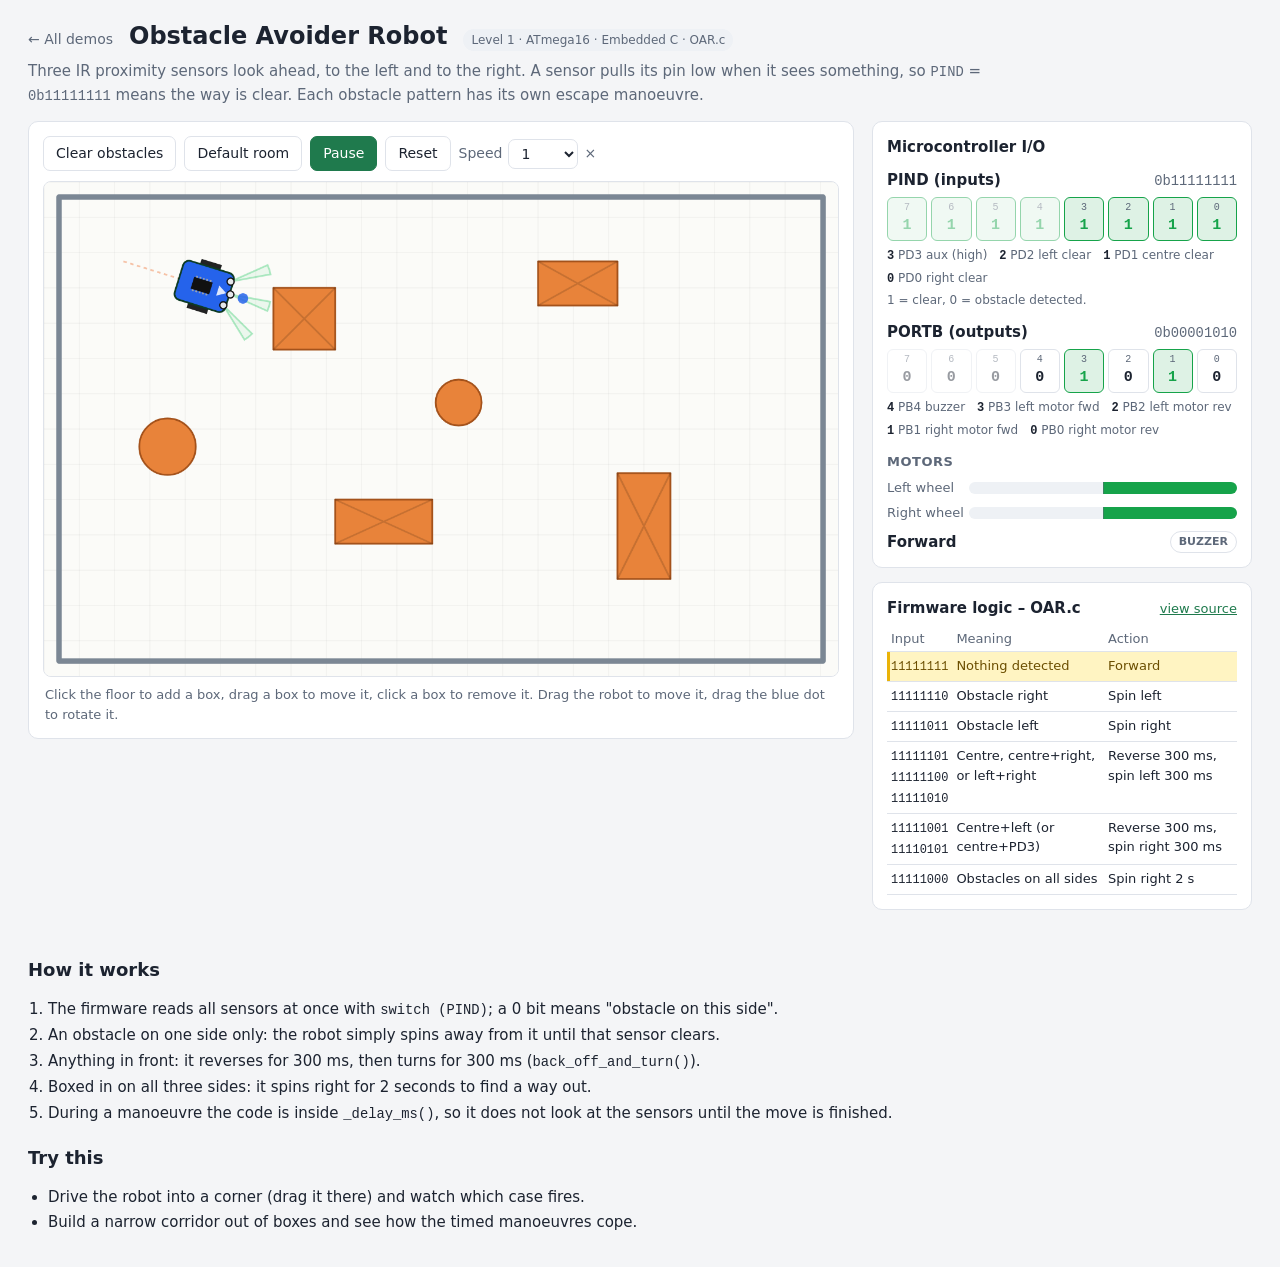
<file: demos/obstacle-avoider.html>
<!DOCTYPE html>
<html lang="en">
<head>
<meta charset="utf-8">
<meta name="viewport" content="width=device-width, initial-scale=1">
<title>Obstacle Avoider - Kaizen Robotics live demo</title>
<link rel="stylesheet" href="assets/style.css">
</head>
<body>
<header class="top">
    <a class="crumb" href="index.html">&larr; All demos</a>
    <h1>Obstacle Avoider Robot</h1>
    <span class="tag">Level 1 &middot; ATmega16 &middot; Embedded C &middot; OAR.c</span>
</header>
<p class="lede">
    Three IR proximity sensors look ahead, to the left and to the right. A sensor pulls its pin low when it
    sees something, so <code>PIND</code> = <code>0b11111111</code> means the way is clear. Each obstacle
    pattern has its own escape manoeuvre.
</p>

<main class="demo">
    <div>
        <div class="panel stage">
            <div class="toolbar" id="toolbar">
                <button class="btn" id="clear">Clear obstacles</button>
                <button class="btn" id="defaults">Default room</button>
            </div>
            <canvas id="world" width="1350" height="840"></canvas>
            <p class="hint">Click the floor to add a box, drag a box to move it, click a box to remove it.
                Drag the robot to move it, drag the blue dot to rotate it.</p>
        </div>
    </div>
    <aside>
        <div class="panel">
            <h2>Microcontroller I/O</h2>
            <div id="inReg"></div>
            <div id="outReg"></div>
            <h3>Motors</h3>
            <div id="motors"></div>
        </div>
        <div class="panel" id="logic"></div>
    </aside>
</main>

<section class="explain">
    <h2>How it works</h2>
    <ol>
        <li>The firmware reads all sensors at once with <code>switch (PIND)</code>; a 0 bit means "obstacle on this side".</li>
        <li>An obstacle on one side only: the robot simply spins away from it until that sensor clears.</li>
        <li>Anything in front: it reverses for 300 ms, then turns for 300 ms (<code>back_off_and_turn()</code>).</li>
        <li>Boxed in on all three sides: it spins right for 2 seconds to find a way out.</li>
        <li>During a manoeuvre the code is inside <code>_delay_ms()</code>, so it does not look at the sensors until the move is finished.</li>
    </ol>
    <h2>Try this</h2>
    <ul>
        <li>Drive the robot into a corner (drag it there) and watch which case fires.</li>
        <li>Build a narrow corridor out of boxes and see how the timed manoeuvres cope.</li>
    </ul>
</section>

<script src="assets/kaizen.js"></script>
<script src="assets/firmware.js"></script>
<script src="assets/rigs.js"></script>
<script>
(function () {
    const K = Kaizen, R = KaizenRigs;
    const rig = R.obstacleAvoider();
    const inReg = K.registerView(document.getElementById('inReg'), 'PIND (inputs)', rig.io.labels, '1 = clear, 0 = obstacle detected.');
    const outReg = K.registerView(document.getElementById('outReg'), 'PORTB (outputs)', K.PORTB_LABELS);
    const motors = K.motorView(document.getElementById('motors'));
    const table = K.decisionTable(document.getElementById('logic'), 'Firmware logic &ndash; OAR.c', [
        { id: 'clear', when: '11111111', meaning: 'Nothing detected', action: 'Forward' },
        { id: 'right', when: '11111110', meaning: 'Obstacle right', action: 'Spin left' },
        { id: 'left', when: '11111011', meaning: 'Obstacle left', action: 'Spin right' },
        { id: 'backLeft', when: '11111101<br>11111100<br>11111010', meaning: 'Centre, centre+right, or left+right', action: 'Reverse 300 ms, spin left 300 ms' },
        { id: 'backRight', when: '11111001<br>11110101', meaning: 'Centre+left (or centre+PD3)', action: 'Reverse 300 ms, spin right 300 ms' },
        { id: 'all', when: '11111000', meaning: 'Obstacles on all sides', action: 'Spin right 2 s' },
    ], K.source('Level 1/Obstacle Avoider Robot/OAR.c'));

    const sim = new K.Sim({
        canvas: document.getElementById('world'),
        world: rig.world,
        robot: rig.robot,
        tick: t => rig.tick(t),
        onPointer: K.obstacleEditor(rig.world, { size: 50 }),
        onFrame: () => {
            inReg.update(rig.io.PIND());
            outReg.update(rig.portb);
            motors.update(rig.robot);
            table.highlight(rig.trace);
        },
    });
    K.toolbar(document.getElementById('toolbar'), sim, { sound: false, onReset: () => rig.restart() });
    document.getElementById('clear').onclick = () => { rig.world.obstacles.length = 0; };
    document.getElementById('defaults').onclick = () => { rig.world.obstacles.splice(0, Infinity, ...R.defaultBoxes()); };
})();
</script>
</body>
</html>
</file>
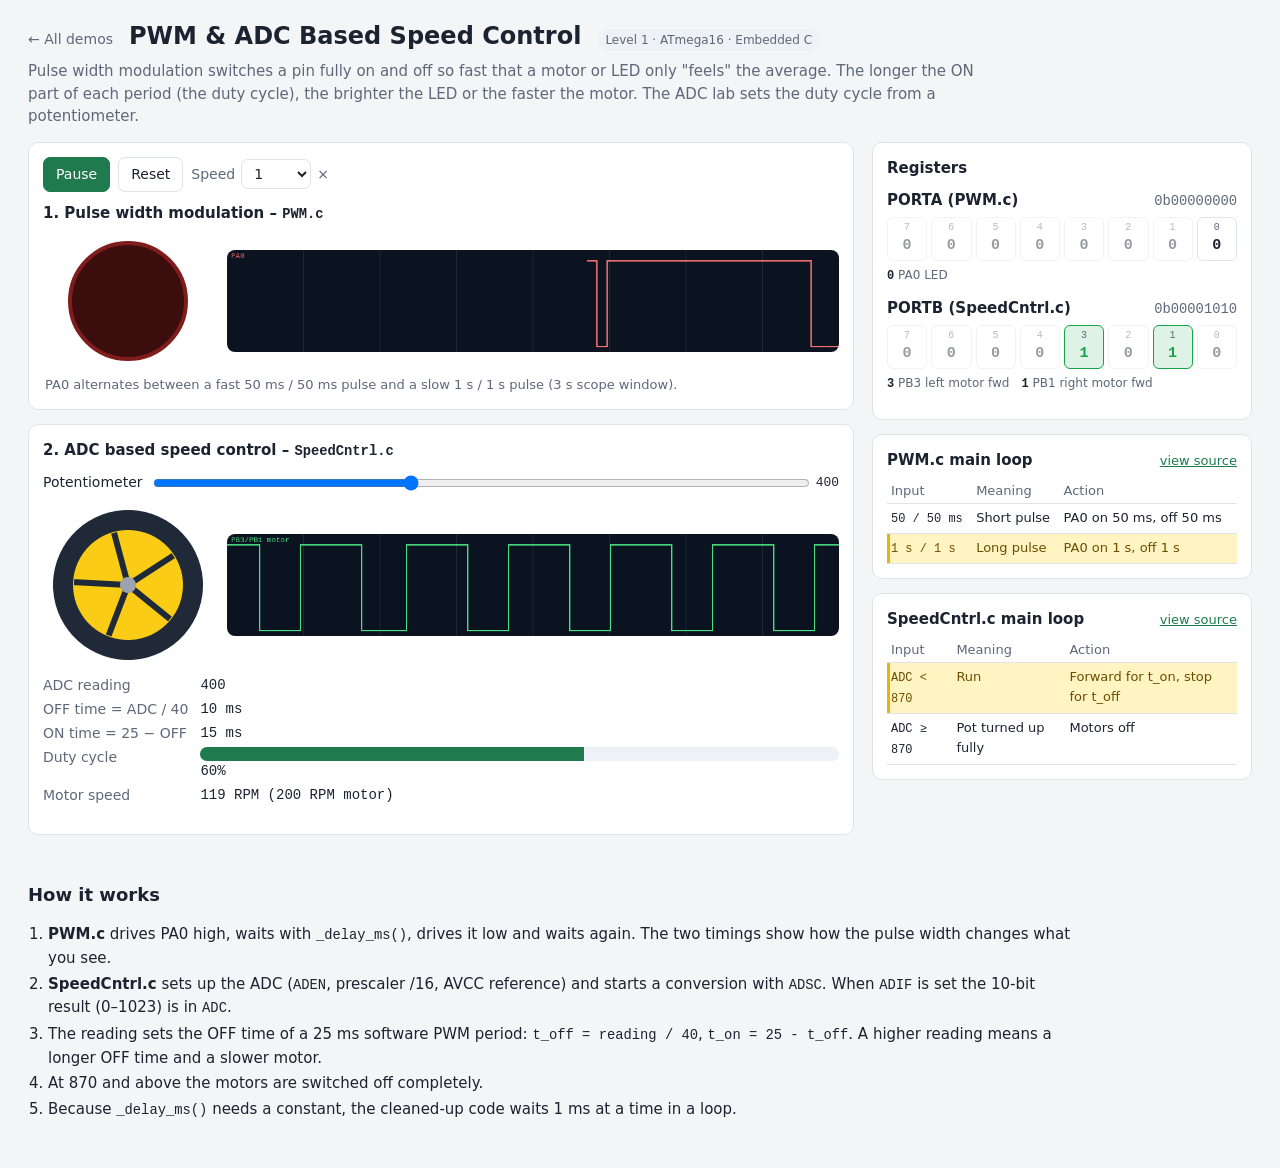
<file: demos/pwm-adc.html>
<!DOCTYPE html>
<html lang="en">
<head>
<meta charset="utf-8">
<meta name="viewport" content="width=device-width, initial-scale=1">
<title>PWM &amp; ADC Speed Control - Kaizen Robotics live demo</title>
<link rel="stylesheet" href="assets/style.css">
<style>
    .row { display: grid; grid-template-columns: 170px 1fr; gap: 14px; align-items: center; }
    .scope { width: 100%; height: auto; border-radius: 8px; display: block; }
    #led { width: 120px; height: 120px; border-radius: 50%; margin: 6px auto; border: 4px solid #7f1d1d; background: #3b0d0d; transition: background 0.03s, box-shadow 0.03s; }
    #led.on { background: #ef4444; box-shadow: 0 0 40px 12px rgba(239,68,68,0.6); }
    #wheel { width: 160px; height: 160px; display: block; margin: 0 auto; }
    .meter { height: 14px; background: var(--code); border-radius: 7px; overflow: hidden; }
    .meter i { display: block; height: 100%; background: var(--accent); width: 0; }
</style>
</head>
<body>
<header class="top">
    <a class="crumb" href="index.html">&larr; All demos</a>
    <h1>PWM &amp; ADC Based Speed Control</h1>
    <span class="tag">Level 1 &middot; ATmega16 &middot; Embedded C</span>
</header>
<p class="lede">
    Pulse width modulation switches a pin fully on and off so fast that a motor or LED only "feels" the average.
    The longer the ON part of each period (the duty cycle), the brighter the LED or the faster the motor.
    The ADC lab sets the duty cycle from a potentiometer.
</p>

<main class="demo">
    <div>
        <div class="panel">
            <div class="toolbar" id="toolbar"></div>
            <h2>1. Pulse width modulation &ndash; <code>PWM.c</code></h2>
            <div class="row">
                <div id="led"></div>
                <canvas class="scope" id="scopeA" width="900" height="150"></canvas>
            </div>
            <p class="hint">PA0 alternates between a fast 50 ms / 50 ms pulse and a slow 1 s / 1 s pulse (3 s scope window).</p>
        </div>
        <div class="panel">
            <h2>2. ADC based speed control &ndash; <code>SpeedCntrl.c</code></h2>
            <div class="slider">
                <span>Potentiometer</span>
                <input type="range" id="pot" min="0" max="1023" value="400">
                <code id="potVal"></code>
            </div>
            <div class="row" style="margin-top:12px">
                <canvas id="wheel" width="320" height="320"></canvas>
                <canvas class="scope" id="scopeB" width="900" height="150"></canvas>
            </div>
            <dl class="kv" style="margin-top:10px">
                <dt>ADC reading</dt><dd id="adc"></dd>
                <dt>OFF time = ADC / 40</dt><dd id="toff"></dd>
                <dt>ON time = 25 &minus; OFF</dt><dd id="ton"></dd>
                <dt>Duty cycle</dt><dd><div class="meter"><i id="duty"></i></div><span id="dutyTxt"></span></dd>
                <dt>Motor speed</dt><dd id="rpm"></dd>
            </dl>
        </div>
    </div>
    <aside>
        <div class="panel">
            <h2>Registers</h2>
            <div id="regA"></div>
            <div id="regB"></div>
        </div>
        <div class="panel" id="logicA"></div>
        <div class="panel" id="logicB"></div>
    </aside>
</main>

<section class="explain">
    <h2>How it works</h2>
    <ol>
        <li><b>PWM.c</b> drives PA0 high, waits with <code>_delay_ms()</code>, drives it low and waits again. The two
            timings show how the pulse width changes what you see.</li>
        <li><b>SpeedCntrl.c</b> sets up the ADC (<code>ADEN</code>, prescaler /16, AVCC reference) and starts a conversion
            with <code>ADSC</code>. When <code>ADIF</code> is set the 10-bit result (0&ndash;1023) is in <code>ADC</code>.</li>
        <li>The reading sets the OFF time of a 25 ms software PWM period: <code>t_off = reading / 40</code>,
            <code>t_on = 25 - t_off</code>. A higher reading means a longer OFF time and a slower motor.</li>
        <li>At 870 and above the motors are switched off completely.</li>
        <li>Because <code>_delay_ms()</code> needs a constant, the cleaned-up code waits 1 ms at a time in a loop.</li>
    </ol>
</section>

<script src="assets/kaizen.js"></script>
<script src="assets/firmware.js"></script>
<script>
(function () {
    const K = Kaizen, F = KaizenFirmware;
    const regA = K.registerView(document.getElementById('regA'), 'PORTA (PWM.c)', { 0: 'PA0 LED' });
    const regB = K.registerView(document.getElementById('regB'), 'PORTB (SpeedCntrl.c)', { 1: 'PB1 right motor fwd', 3: 'PB3 left motor fwd' });
    const tableA = K.decisionTable(document.getElementById('logicA'), 'PWM.c main loop', [
        { id: 'short', when: '50 / 50 ms', meaning: 'Short pulse', action: 'PA0 on 50 ms, off 50 ms' },
        { id: 'long', when: '1 s / 1 s', meaning: 'Long pulse', action: 'PA0 on 1 s, off 1 s' },
    ], K.source('Level 1/PWM/PWM.c'));
    const tableB = K.decisionTable(document.getElementById('logicB'), 'SpeedCntrl.c main loop', [
        { id: 'pwm', when: 'ADC &lt; 870', meaning: 'Run', action: 'Forward for t_on, stop for t_off' },
        { id: 'stop', when: 'ADC &ge; 870', meaning: 'Pot turned up fully', action: 'Motors off' },
    ], K.source('Level 1/ADC Based Speed Control/SpeedCntrl.c'));

    const pot = document.getElementById('pot');
    const ioA = { porta: 0, trace: null }, ioB = { portb: 0, trace: null };
    ioA.PORTA = v => { ioA.porta = v; };
    ioA.trace = id => { ioA.traceId = id; };
    ioB.PORTB = v => { ioB.portb = v; };
    ioB.readADC = () => +pot.value;
    ioB.trace = id => { ioB.traceId = id; };
    let fwA, fwB;
    const restart = () => { fwA = new K.Firmware(F.PWM, ioA); fwB = new K.Firmware(F.SpeedCntrl, ioB); };
    restart();

    const scopeA = K.scope(document.getElementById('scopeA'), [{ name: 'PA0', color: '#f87171' }], 3000);
    const scopeB = K.scope(document.getElementById('scopeB'), [{ name: 'PB3/PB1 motor', color: '#4ade80' }], 150);
    const motor = { speed: 0, angle: 0 };
    const sim = { t: 0, speed: 1, running: true };

    const wheel = document.getElementById('wheel'), wctx = wheel.getContext('2d');
    function drawWheel() {
        const c = wheel.width / 2;
        wctx.clearRect(0, 0, wheel.width, wheel.height);
        wctx.save();
        wctx.translate(c, c);
        wctx.rotate(motor.angle);
        wctx.fillStyle = '#1f2937';
        wctx.beginPath(); wctx.arc(0, 0, c - 10, 0, Math.PI * 2); wctx.fill();
        wctx.fillStyle = '#facc15';
        wctx.beginPath(); wctx.arc(0, 0, c - 50, 0, Math.PI * 2); wctx.fill();
        wctx.strokeStyle = '#1f2937'; wctx.lineWidth = 12;
        for (let i = 0; i < 5; i++) {
            wctx.rotate(Math.PI * 2 / 5);
            wctx.beginPath(); wctx.moveTo(0, 0); wctx.lineTo(c - 52, 0); wctx.stroke();
        }
        wctx.fillStyle = '#9ca3af';
        wctx.beginPath(); wctx.arc(0, 0, 16, 0, Math.PI * 2); wctx.fill();
        wctx.restore();
    }

    let last = null;
    function frame(now) {
        if (last === null) last = now;
        const dt = Math.min(50, now - last);
        last = now;
        if (sim.running) {
            const ticks = Math.round(dt * sim.speed);
            for (let i = 0; i < ticks; i++) {
                sim.t++;
                fwA.step(sim.t);
                fwB.step(sim.t);
                const on = (ioB.portb & 0b1010) ? 1 : 0;
                motor.speed += (on - motor.speed) * (1 - Math.exp(-0.001 / 0.12));    // motor inertia
                motor.angle += motor.speed * 0.012;
                scopeA.push(sim.t, [ioA.porta & 1]);
                scopeB.push(sim.t, [on]);
            }
        }
        scopeA.draw(sim.t);
        scopeB.draw(sim.t);
        drawWheel();
        document.getElementById('led').classList.toggle('on', !!(ioA.porta & 1));
        regA.update(ioA.porta);
        regB.update(ioB.portb);
        tableA.highlight(ioA.traceId);
        tableB.highlight(ioB.traceId);
        const r = +pot.value, toff = Math.floor(r / 40), ton = 25 - toff, run = r < 870;
        document.getElementById('potVal').textContent = r;
        document.getElementById('adc').textContent = r;
        document.getElementById('toff').textContent = toff + ' ms';
        document.getElementById('ton').textContent = ton + ' ms';
        const duty = run ? ton / 25 : 0;
        document.getElementById('duty').style.width = duty * 100 + '%';
        document.getElementById('dutyTxt').textContent = run ? Math.round(duty * 100) + '%' : '0% (stopped, reading >= 870)';
        document.getElementById('rpm').textContent = Math.round(motor.speed * 200) + ' RPM (200 RPM motor)';
        requestAnimationFrame(frame);
    }
    requestAnimationFrame(frame);
    K.toolbar(document.getElementById('toolbar'), sim, { sound: false, onReset: restart });
})();
</script>
</body>
</html>
</file>
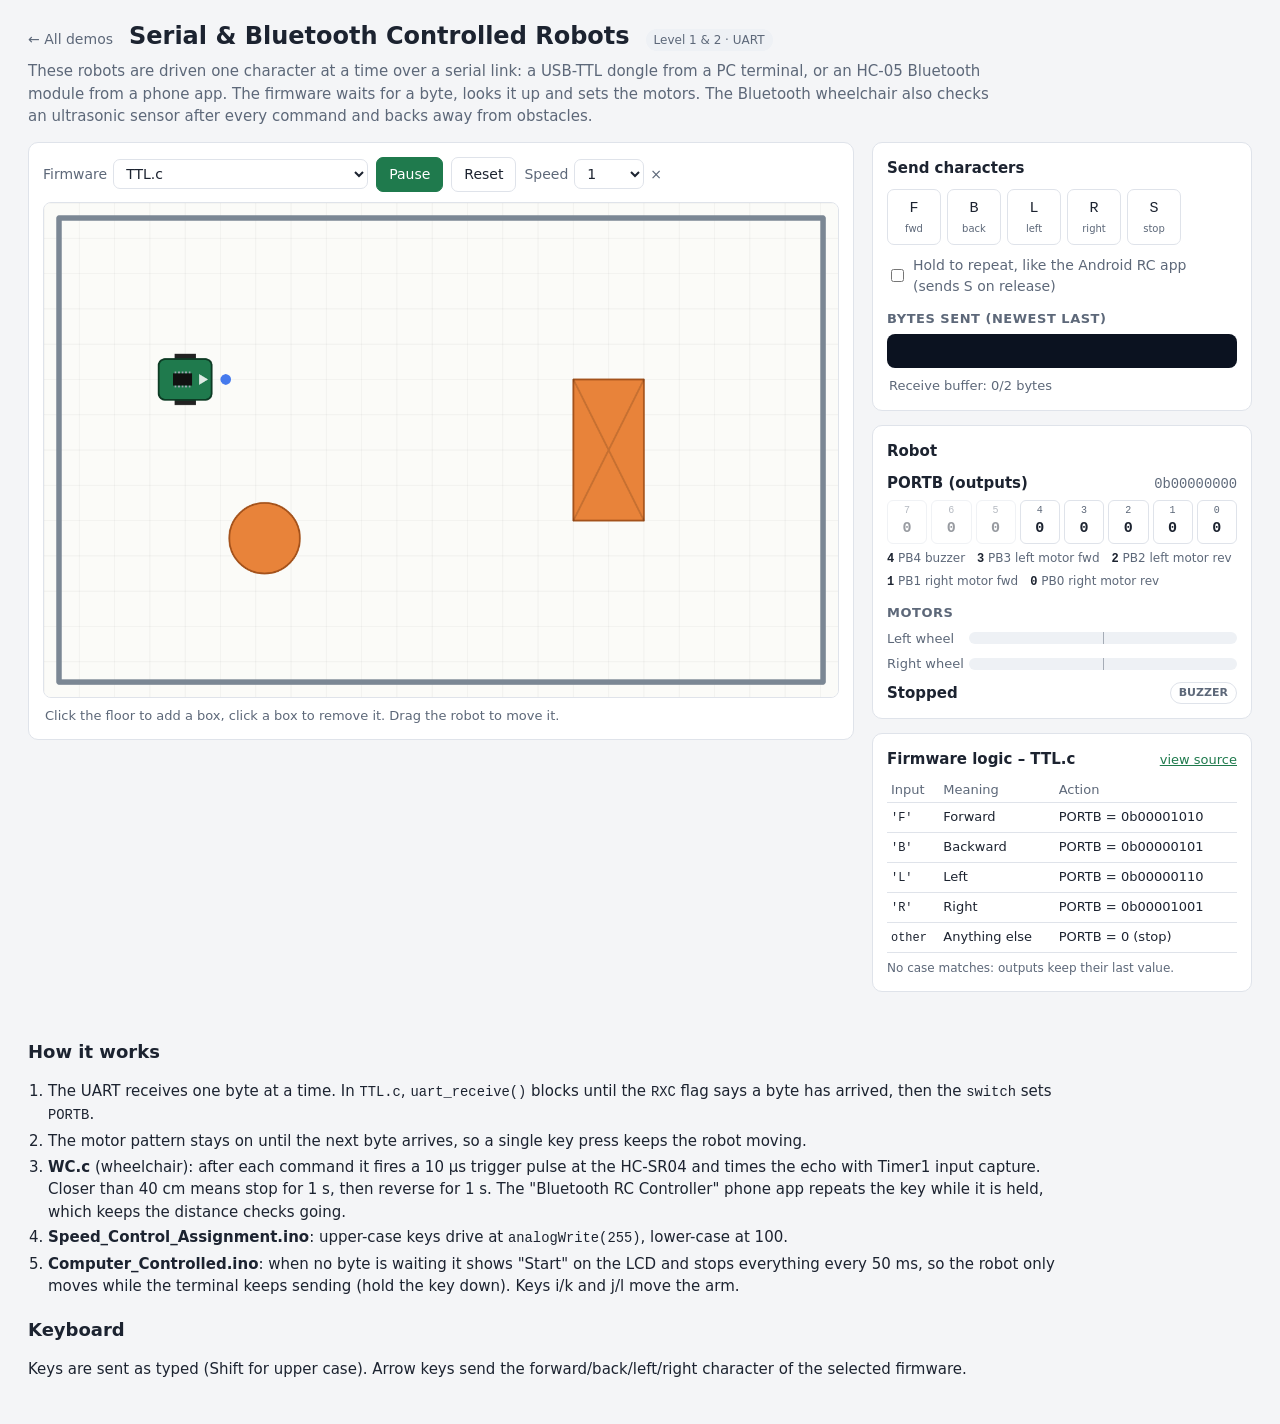
<file: demos/serial-control.html>
<!DOCTYPE html>
<html lang="en">
<head>
<meta charset="utf-8">
<meta name="viewport" content="width=device-width, initial-scale=1">
<title>Serial &amp; Bluetooth Control - Kaizen Robotics live demo</title>
<link rel="stylesheet" href="assets/style.css">
<style>
    .keys { display: grid; grid-template-columns: repeat(5, 54px); gap: 6px; margin: 6px 0 10px; }
    .keys .btn { padding: 8px 0; font-family: ui-monospace, monospace; font-size: 15px; user-select: none; touch-action: none; }
    .keys .btn small { display: block; font-family: system-ui, sans-serif; font-size: 10px; color: var(--muted); }
    .keys .btn.down { background: var(--accent); color: var(--accent-ink); }
    .keys .btn.down small { color: var(--accent-ink); }
    #arm { width: 100%; height: auto; border-radius: 8px; border: 1px solid var(--line); }
</style>
</head>
<body>
<header class="top">
    <a class="crumb" href="index.html">&larr; All demos</a>
    <h1>Serial &amp; Bluetooth Controlled Robots</h1>
    <span class="tag">Level 1 &amp; 2 &middot; UART</span>
</header>
<p class="lede">
    These robots are driven one character at a time over a serial link: a USB-TTL dongle from a PC terminal,
    or an HC-05 Bluetooth module from a phone app. The firmware waits for a byte, looks it up and sets the motors.
    The Bluetooth wheelchair also checks an ultrasonic sensor after every command and backs away from obstacles.
</p>

<main class="demo">
    <div>
        <div class="panel stage">
            <div class="toolbar" id="toolbar">
                <label class="speed">Firmware <select id="fw"></select></label>
            </div>
            <canvas id="world" width="1350" height="840"></canvas>
            <p class="hint">Click the floor to add a box, click a box to remove it. Drag the robot to move it.</p>
        </div>
    </div>
    <aside>
        <div class="panel">
            <h2>Send characters</h2>
            <div class="keys" id="keys"></div>
            <label class="check"><input type="checkbox" id="hold"> <span id="holdLabel"></span></label>
            <h3>Bytes sent (newest last)</h3>
            <div class="serial-log" id="log"></div>
            <p class="hint" id="uartInfo"></p>
        </div>
        <div class="panel">
            <h2>Robot</h2>
            <div id="outReg"></div>
            <dl class="kv" id="pins"></dl>
            <h3>Motors</h3>
            <div id="motors"></div>
            <div id="extra"></div>
        </div>
        <div class="panel" id="logic"></div>
    </aside>
</main>

<section class="explain">
    <h2>How it works</h2>
    <ol>
        <li>The UART receives one byte at a time. In <code>TTL.c</code>, <code>uart_receive()</code> blocks until
            the <code>RXC</code> flag says a byte has arrived, then the <code>switch</code> sets <code>PORTB</code>.</li>
        <li>The motor pattern stays on until the next byte arrives, so a single key press keeps the robot moving.</li>
        <li><b>WC.c</b> (wheelchair): after each command it fires a 10 &micro;s trigger pulse at the HC-SR04 and times
            the echo with Timer1 input capture. Closer than 40 cm means stop for 1 s, then reverse for 1 s. The
            "Bluetooth RC Controller" phone app repeats the key while it is held, which keeps the distance checks going.</li>
        <li><b>Speed_Control_Assignment.ino</b>: upper-case keys drive at <code>analogWrite(255)</code>, lower-case at 100.</li>
        <li><b>Computer_Controlled.ino</b>: when no byte is waiting it shows "Start" on the LCD and stops everything every
            50 ms, so the robot only moves while the terminal keeps sending (hold the key down). Keys i/k and j/l move the arm.</li>
    </ol>
    <h2>Keyboard</h2>
    <p>Keys are sent as typed (Shift for upper case). Arrow keys send the forward/back/left/right character of the selected firmware.</p>
</section>

<script src="assets/kaizen.js"></script>
<script src="assets/firmware.js"></script>
<script src="assets/rigs.js"></script>
<script>
(function () {
    const K = Kaizen, R = KaizenRigs;
    const SOURCES = {
        TTL: 'Level 1/TTL Dongle (Communication)/TTL.c',
        WC: 'Level 1/Final Project/Bluetooth-Controlled-WheelChair-with-Obstacle-Avoidance-master/WC.c',
        SpeedControl: 'Level 2/Assignments/Speed_Control_Assignment/Speed_Control_Assignment.ino',
        ComputerControlled: 'Level 2/Computer_Controlled/Computer_Controlled.ino',
    };
    const KEYS = {
        TTL: [['F', 'fwd'], ['B', 'back'], ['L', 'left'], ['R', 'right'], ['S', 'stop']],
        WC: [['F', 'fwd'], ['B', 'back'], ['L', 'left'], ['R', 'right'], ['S', 'stop']],
        SpeedControl: [['W', 'FAST'], ['S', 'FAST'], ['A', 'FAST'], ['D', 'FAST'], ['x', 'stop'],
                       ['w', 'slow'], ['s', 'slow'], ['a', 'slow'], ['d', 'slow']],
        ComputerControlled: [['w', 'fwd'], ['s', 'back'], ['a', 'left'], ['d', 'right'], ['x', 'stop'],
                             ['i', 'elbow&uarr;'], ['k', 'elbow&darr;'], ['j', 'wrist&uarr;'], ['l', 'wrist&darr;']],
    };
    const ARROWS = {
        TTL: { ArrowUp: 'F', ArrowDown: 'B', ArrowLeft: 'L', ArrowRight: 'R' },
        WC: { ArrowUp: 'F', ArrowDown: 'B', ArrowLeft: 'L', ArrowRight: 'R' },
        SpeedControl: { ArrowUp: 'W', ArrowDown: 'S', ArrowLeft: 'A', ArrowRight: 'D' },
        ComputerControlled: { ArrowUp: 'w', ArrowDown: 's', ArrowLeft: 'a', ArrowRight: 'd' },
    };
    const TABLES = {
        TTL: [
            { id: 'F', when: "'F'", meaning: 'Forward', action: 'PORTB = 0b00001010' },
            { id: 'B', when: "'B'", meaning: 'Backward', action: 'PORTB = 0b00000101' },
            { id: 'L', when: "'L'", meaning: 'Left', action: 'PORTB = 0b00000110' },
            { id: 'R', when: "'R'", meaning: 'Right', action: 'PORTB = 0b00001001' },
            { id: 'other', when: 'other', meaning: 'Anything else', action: 'PORTB = 0 (stop)' },
        ],
        SpeedControl: [
            { id: 'W', when: "'W' / 'w'", meaning: 'Forward', action: 'speed 255 / 100' },
            { id: 'S', when: "'S' / 's'", meaning: 'Reverse', action: 'speed 255 / 100' },
            { id: 'A', when: "'A' / 'a'", meaning: 'Spin left', action: 'speed 255 / 100' },
            { id: 'D', when: "'D' / 'd'", meaning: 'Spin right', action: 'speed 255 / 100' },
            { id: 'x', when: "'x'", meaning: 'Stop', action: 'all motor pins low' },
        ],
        ComputerControlled: [
            { id: 'idle', when: 'no data', meaning: 'Nothing received', action: 'LCD "Start", stop all every 50 ms' },
            { id: 'w', when: "'w'", meaning: 'Forward', action: 'drive(1,0,1,0)' },
            { id: 's', when: "'s'", meaning: 'Reverse', action: 'drive(0,1,0,1)' },
            { id: 'a', when: "'a'", meaning: 'Spin left', action: 'drive(0,1,1,0)' },
            { id: 'd', when: "'d'", meaning: 'Spin right', action: 'drive(1,0,0,1)' },
            { id: 'x', when: "'x'", meaning: 'Stop', action: 'stop_all()' },
            { id: 'i', when: "'i' / 'k'", meaning: 'Elbow up / down', action: 'joint(ELBOW)' },
            { id: 'j', when: "'j' / 'l'", meaning: 'Wrist up / down', action: 'joint(WRIST)' },
        ],
    };
    TABLES.WC = TABLES.TTL.map(r => ({ ...r, action: { L: 'PORTB = 0b00001001', R: 'PORTB = 0b00000110' }[r.id] || r.action }))
        .concat([{ id: 'obstacle', when: '&le; 40 cm', meaning: 'HC-SR04 echo too short', action: 'Stop 1 s, reverse 1 s' }]);
    const HOLD_DEFAULT = { TTL: false, WC: true, SpeedControl: false, ComputerControlled: true };

    const fwSelect = document.getElementById('fw');
    for (const [key, fw] of Object.entries(R.SERIAL_FIRMWARE)) fwSelect.append(new Option(fw.label, key));
    const holdBox = document.getElementById('hold');
    const extra = document.getElementById('extra');
    let rig, outReg, table, lcd, armCanvas, held = null, lastSend = -1e9;

    function send(ch) { rig.io.uart.send(ch); }

    function build(name) {
        const fw = R.SERIAL_FIRMWARE[name];
        const placed = rig ? rig.world.obstacles : undefined;
        extra.innerHTML = '';
        lcd = armCanvas = null;
        if (fw.arm) {
            extra.append(K.el('h3', '', 'LCD'));
            lcd = K.lcd(extra);
            extra.append(K.el('h3', '', 'Arm (side view)'));
            armCanvas = K.el('canvas');
            armCanvas.id = 'arm';
            armCanvas.width = 340; armCanvas.height = 150;
            extra.append(armCanvas);
        }
        if (fw.sonar) extra.append(K.el('p', 'hint', '<span id="sonar"></span>'));
        rig = R.serialRobot(name, { obstacles: placed, lcd: lcd || undefined });

        const outBox = document.getElementById('outReg');
        outBox.innerHTML = '';
        outReg = fw.level === 1 ? K.registerView(outBox, 'PORTB (outputs)', K.PORTB_LABELS,
            fw.mirrored ? 'Wheelchair motors are mounted mirrored, so L and R use swapped patterns.' : '') : null;
        document.getElementById('pins').hidden = fw.level === 1;

        const logic = document.getElementById('logic');
        logic.innerHTML = '';
        table = K.decisionTable(logic, 'Firmware logic &ndash; ' + fw.label, TABLES[name], K.source(SOURCES[name]));

        const keys = document.getElementById('keys');
        keys.innerHTML = '';
        for (const [ch, label] of KEYS[name]) {
            const b = K.el('button', 'btn', `${ch}<small>${label}</small>`);
            b.dataset.ch = ch;
            b.addEventListener('pointerdown', ev => { ev.preventDefault(); press(ch); });
            b.addEventListener('pointerup', () => release(ch));
            b.addEventListener('pointerleave', () => release(ch));
            keys.append(b);
        }
        holdBox.checked = HOLD_DEFAULT[name];
        document.getElementById('holdLabel').textContent = fw.level === 1
            ? 'Hold to repeat, like the Android RC app (sends S on release)'
            : 'Hold to repeat, like keyboard auto-repeat';
        if (sim) { sim.world = rig.world; sim.robot = rig.robot; }
    }

    function press(ch) {
        held = ch;
        send(ch);
        lastSend = sim.t;
        document.querySelectorAll('.keys .btn').forEach(b => b.classList.toggle('down', b.dataset.ch === ch));
    }
    function release(ch) {
        if (held !== ch) return;
        held = null;
        document.querySelectorAll('.keys .btn').forEach(b => b.classList.remove('down'));
        if (holdBox.checked && R.SERIAL_FIRMWARE[fwSelect.value].level === 1) send('S');
    }

    function drawArm() {
        const c = armCanvas, ctx = c.getContext('2d'), a = rig.io.jointAngle;
        ctx.clearRect(0, 0, c.width, c.height);
        ctx.fillStyle = '#64748b';
        ctx.fillRect(40, 120, 90, 18);
        const base = [85, 120];
        const e = -0.2 - a.elbow * 1.2, len1 = 90;
        const p1 = [base[0] + Math.cos(e) * len1, base[1] + Math.sin(e) * len1];
        const w = e + 0.6 - a.wrist * 1.6, len2 = 70;
        const p2 = [p1[0] + Math.cos(w) * len2, p1[1] + Math.sin(w) * len2];
        ctx.lineCap = 'round';
        ctx.strokeStyle = '#1f7a4d'; ctx.lineWidth = 12;
        ctx.beginPath(); ctx.moveTo(...base); ctx.lineTo(...p1); ctx.stroke();
        ctx.strokeStyle = '#2563eb'; ctx.lineWidth = 9;
        ctx.beginPath(); ctx.moveTo(...p1); ctx.lineTo(...p2); ctx.stroke();
        ctx.fillStyle = '#111';
        for (const p of [base, p1]) { ctx.beginPath(); ctx.arc(p[0], p[1], 6, 0, Math.PI * 2); ctx.fill(); }
        ctx.font = '12px system-ui, sans-serif';
        ctx.fillStyle = '#64748b';
        ctx.fillText(`elbow ${(a.elbow * 100).toFixed(0)}%   wrist ${(a.wrist * 100).toFixed(0)}%`, 160, 140);
    }

    let sim = null;
    const initial = new URLSearchParams(location.search).get('fw');
    if (R.SERIAL_FIRMWARE[initial]) fwSelect.value = initial;
    build(fwSelect.value);
    const motors = K.motorView(document.getElementById('motors'));
    sim = new K.Sim({
        canvas: document.getElementById('world'),
        world: rig.world,
        robot: rig.robot,
        tick: t => {
            if (held && holdBox.checked && t - lastSend >= 50) { send(held); lastSend = t; }
            rig.tick(t);
        },
        onPointer: (type, x, y) => K.obstacleEditor(rig.world, { size: 50 })(type, x, y),
        draw: ctx => {
            const s = rig.robot.sensors[0];
            if (!s || s.wx === undefined) return;
            // 40 cm stop distance marker
            ctx.save();
            ctx.strokeStyle = 'rgba(220,38,38,0.6)';
            ctx.setLineDash([5, 5]);
            ctx.beginPath();
            ctx.arc(s.wx, s.wy, 40 * R.PX_PER_CM, rig.robot.heading - 0.5, rig.robot.heading + 0.5);
            ctx.stroke();
            ctx.restore();
        },
        onFrame: () => {
            const fw = R.SERIAL_FIRMWARE[fwSelect.value];
            if (outReg) outReg.update(rig.portb);
            else {
                const j = rig.io.joints;
                document.getElementById('pins').innerHTML =
                    `<dt>Left motor</dt><dd>${rig.robot.target.left.toFixed(2)}</dd><dt>Right motor</dt><dd>${rig.robot.target.right.toFixed(2)}</dd>` +
                    (fw.arm ? `<dt>Elbow motor</dt><dd>${j.elbow}</dd><dt>Wrist motor</dt><dd>${j.wrist}</dd>` : '');
            }
            motors.update(rig.robot);
            table.highlight(rig.trace);
            const log = rig.io.uart.log;
            document.getElementById('log').textContent = log.slice(-40).join(' ');
            document.getElementById('uartInfo').textContent =
                `Receive buffer: ${rig.io.uart.available()}/${rig.io.uart.depth} bytes` +
                (rig.io.uart.dropped ? `, ${rig.io.uart.dropped} dropped (overrun)` : '');
            const sonar = document.getElementById('sonar');
            if (sonar) {
                const cm = rig.io.sonarCm();
                sonar.textContent = 'HC-SR04 distance: ' + (cm === 0xffff ? 'no echo (> 4 m)' : cm + ' cm') + ' (stops at 40 cm)';
            }
            if (armCanvas) drawArm();
        },
    });
    K.toolbar(document.getElementById('toolbar'), sim, { sound: false, onReset: () => rig.restart() });
    fwSelect.onchange = () => build(fwSelect.value);

    const keyChar = ev => ARROWS[fwSelect.value][ev.key] || (ev.key.length === 1 ? ev.key : null);
    addEventListener('keydown', ev => {
        if (ev.target.matches('select, input[type=text], input[type=number]') || ev.repeat) return;
        const ch = keyChar(ev);
        if (!ch) return;
        if (ev.key.startsWith('Arrow')) ev.preventDefault();
        press(ch);
    });
    addEventListener('keyup', ev => {
        const ch = keyChar(ev);
        if (ch && held && ch.toLowerCase() === held.toLowerCase()) release(held);
    });
})();
</script>
</body>
</html>
</file>
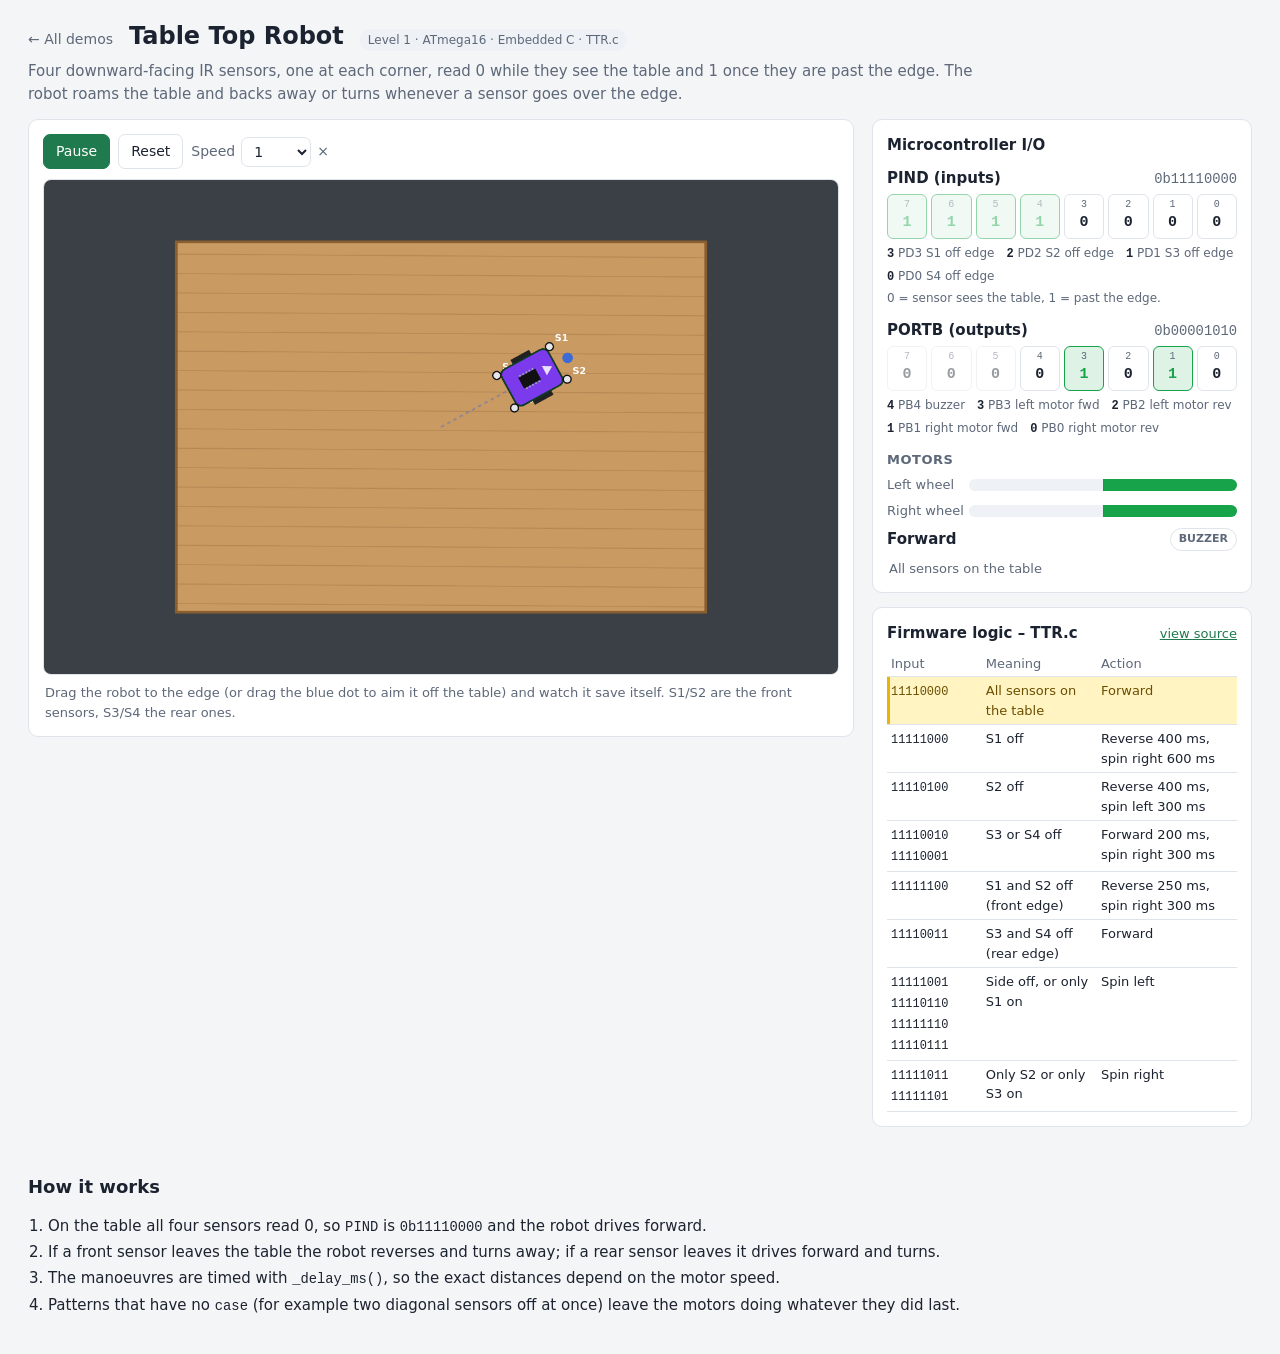
<file: demos/table-top.html>
<!DOCTYPE html>
<html lang="en">
<head>
<meta charset="utf-8">
<meta name="viewport" content="width=device-width, initial-scale=1">
<title>Table Top Robot - Kaizen Robotics live demo</title>
<link rel="stylesheet" href="assets/style.css">
</head>
<body>
<header class="top">
    <a class="crumb" href="index.html">&larr; All demos</a>
    <h1>Table Top Robot</h1>
    <span class="tag">Level 1 &middot; ATmega16 &middot; Embedded C &middot; TTR.c</span>
</header>
<p class="lede">
    Four downward-facing IR sensors, one at each corner, read 0 while they see the table and 1 once they
    are past the edge. The robot roams the table and backs away or turns whenever a sensor goes over the edge.
</p>

<main class="demo">
    <div>
        <div class="panel stage">
            <div class="toolbar" id="toolbar"></div>
            <canvas id="world" width="1350" height="840"></canvas>
            <p class="hint">Drag the robot to the edge (or drag the blue dot to aim it off the table) and watch it save itself.
                S1/S2 are the front sensors, S3/S4 the rear ones.</p>
        </div>
    </div>
    <aside>
        <div class="panel">
            <h2>Microcontroller I/O</h2>
            <div id="inReg"></div>
            <div id="outReg"></div>
            <h3>Motors</h3>
            <div id="motors"></div>
            <p class="hint" id="status"></p>
        </div>
        <div class="panel" id="logic"></div>
    </aside>
</main>

<section class="explain">
    <h2>How it works</h2>
    <ol>
        <li>On the table all four sensors read 0, so <code>PIND</code> is <code>0b11110000</code> and the robot drives forward.</li>
        <li>If a front sensor leaves the table the robot reverses and turns away; if a rear sensor leaves it drives forward and turns.</li>
        <li>The manoeuvres are timed with <code>_delay_ms()</code>, so the exact distances depend on the motor speed.</li>
        <li>Patterns that have no <code>case</code> (for example two diagonal sensors off at once) leave the motors doing whatever they did last.</li>
    </ol>
</section>

<script src="assets/kaizen.js"></script>
<script src="assets/firmware.js"></script>
<script src="assets/rigs.js"></script>
<script>
(function () {
    const K = Kaizen, R = KaizenRigs;
    const rig = R.tableTop();
    const inReg = K.registerView(document.getElementById('inReg'), 'PIND (inputs)', rig.io.labels, '0 = sensor sees the table, 1 = past the edge.');
    const outReg = K.registerView(document.getElementById('outReg'), 'PORTB (outputs)', K.PORTB_LABELS);
    const motors = K.motorView(document.getElementById('motors'));
    const status = document.getElementById('status');
    const table = K.decisionTable(document.getElementById('logic'), 'Firmware logic &ndash; TTR.c', [
        { id: 'on', when: '11110000', meaning: 'All sensors on the table', action: 'Forward' },
        { id: 's1', when: '11111000', meaning: 'S1 off', action: 'Reverse 400 ms, spin right 600 ms' },
        { id: 's2', when: '11110100', meaning: 'S2 off', action: 'Reverse 400 ms, spin left 300 ms' },
        { id: 's34', when: '11110010<br>11110001', meaning: 'S3 or S4 off', action: 'Forward 200 ms, spin right 300 ms' },
        { id: 's12', when: '11111100', meaning: 'S1 and S2 off (front edge)', action: 'Reverse 250 ms, spin right 300 ms' },
        { id: 'rear', when: '11110011', meaning: 'S3 and S4 off (rear edge)', action: 'Forward' },
        { id: 'spinL', when: '11111001 11110110<br>11111110 11110111', meaning: 'Side off, or only S1 on', action: 'Spin left' },
        { id: 'spinR', when: '11111011<br>11111101', meaning: 'Only S2 or only S3 on', action: 'Spin right' },
    ], K.source('Level 1/Table Top Robot/TTR.c'));

    let fellAt = null;
    const sim = new K.Sim({
        canvas: document.getElementById('world'),
        world: rig.world,
        robot: rig.robot,
        tick: t => {
            if (rig.robot.fallen) return;
            rig.tick(t);
        },
        draw: ctx => {
            // sensor labels
            ctx.save();
            ctx.font = 'bold 11px system-ui, sans-serif';
            ctx.fillStyle = '#fff';
            for (const s of rig.robot.sensors) {
                if (s.wx === undefined) continue;
                ctx.fillText(s.label, s.wx + 6, s.wy - 6);
            }
            ctx.restore();
        },
        overlay: ctx => {
            if (!rig.robot.fallen) { fellAt = null; return; }
            if (fellAt === null) fellAt = performance.now();
            ctx.save();
            ctx.fillStyle = 'rgba(0,0,0,0.55)';
            ctx.fillRect(0, 0, rig.world.width, rig.world.height);
            ctx.fillStyle = '#fff';
            ctx.font = 'bold 30px system-ui, sans-serif';
            ctx.textAlign = 'center';
            ctx.fillText('Fell off the table!', rig.world.width / 2, rig.world.height / 2);
            ctx.font = '16px system-ui, sans-serif';
            ctx.fillText('Restarting in the middle of the table...', rig.world.width / 2, rig.world.height / 2 + 30);
            ctx.restore();
            if (performance.now() - fellAt > 2000) rig.restart();
        },
        onFrame: () => {
            inReg.update(rig.io.PIND());
            outReg.update(rig.portb);
            motors.update(rig.robot);
            table.highlight(rig.trace);
            const off = rig.robot.sensors.filter(s => rig.robot.readings[s.name]).map(s => s.label);
            status.textContent = off.length ? 'Over the edge: ' + off.join(', ') : 'All sensors on the table';
        },
    });
    K.toolbar(document.getElementById('toolbar'), sim, { sound: false, onReset: () => rig.restart() });
})();
</script>
</body>
</html>
</file>
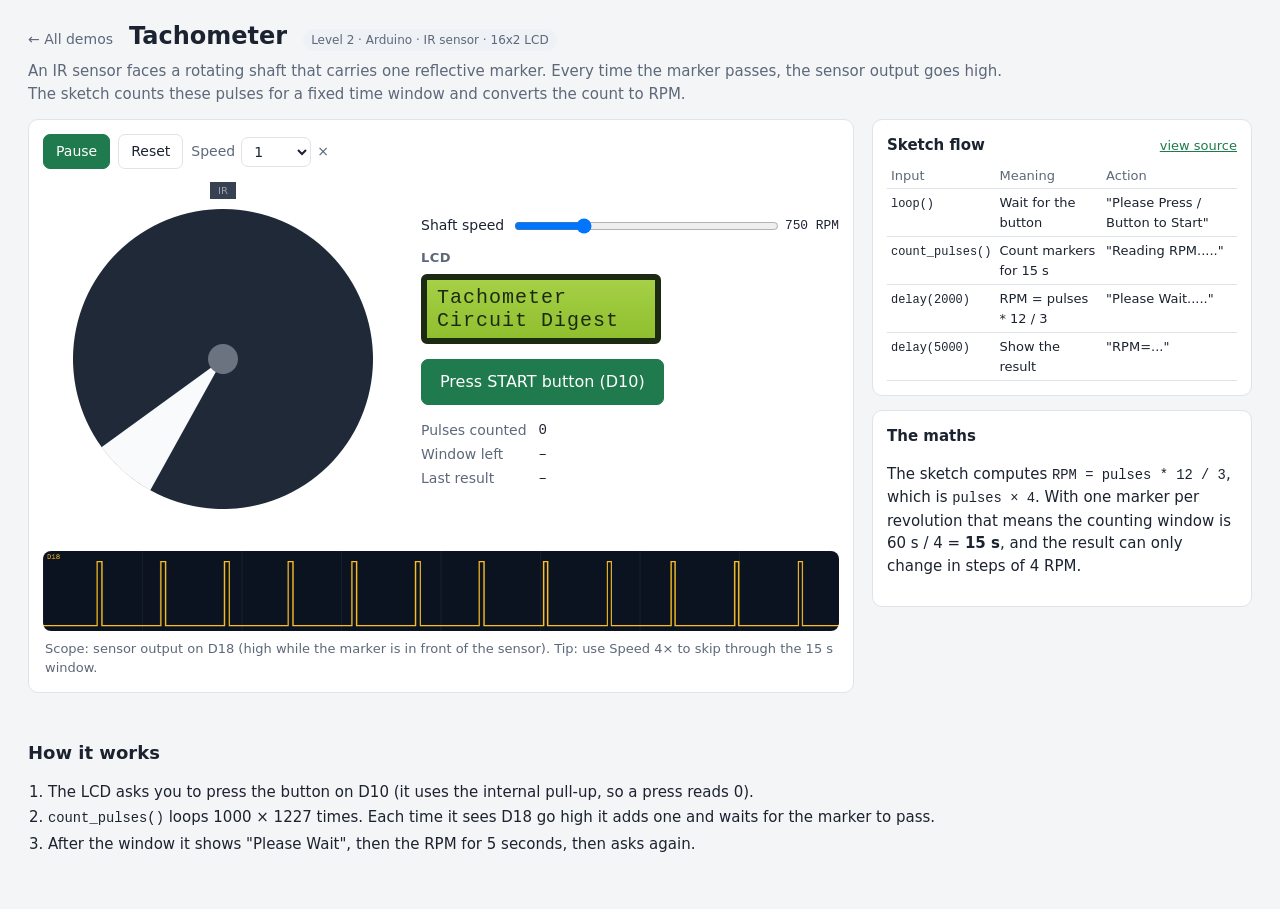
<file: demos/tachometer.html>
<!DOCTYPE html>
<html lang="en">
<head>
<meta charset="utf-8">
<meta name="viewport" content="width=device-width, initial-scale=1">
<title>Tachometer - Kaizen Robotics live demo</title>
<link rel="stylesheet" href="assets/style.css">
<style>
    .rig { display: grid; grid-template-columns: 360px 1fr; gap: 18px; align-items: center; }
    @media (max-width: 800px) { .rig { grid-template-columns: 1fr; } }
    #disc { width: 100%; max-width: 360px; height: auto; }
    .scope { width: 100%; height: auto; border-radius: 8px; display: block; margin-top: 12px; }
    #start { font-size: 16px; padding: 10px 18px; }
</style>
</head>
<body>
<header class="top">
    <a class="crumb" href="index.html">&larr; All demos</a>
    <h1>Tachometer</h1>
    <span class="tag">Level 2 &middot; Arduino &middot; IR sensor &middot; 16x2 LCD</span>
</header>
<p class="lede">
    An IR sensor faces a rotating shaft that carries one reflective marker. Every time the marker passes, the
    sensor output goes high. The sketch counts these pulses for a fixed time window and converts the count to RPM.
</p>

<main class="demo">
    <div>
        <div class="panel">
            <div class="toolbar" id="toolbar"></div>
            <div class="rig">
                <canvas id="disc" width="720" height="720"></canvas>
                <div>
                    <div class="slider">
                        <span>Shaft speed</span>
                        <input type="range" id="rpm" min="0" max="3000" step="10" value="750">
                        <code id="rpmVal"></code>
                    </div>
                    <h3>LCD</h3>
                    <div id="lcd"></div>
                    <p><button class="btn primary" id="start">Press START button (D10)</button></p>
                    <dl class="kv">
                        <dt>Pulses counted</dt><dd id="pulses">0</dd>
                        <dt>Window left</dt><dd id="left">&ndash;</dd>
                        <dt>Last result</dt><dd id="result">&ndash;</dd>
                    </dl>
                </div>
            </div>
            <canvas class="scope" id="scope" width="1200" height="120"></canvas>
            <p class="hint">Scope: sensor output on D18 (high while the marker is in front of the sensor). Tip: use Speed 4&times; to skip through the 15 s window.</p>
        </div>
    </div>
    <aside>
        <div class="panel" id="logic"></div>
        <div class="panel">
            <h2>The maths</h2>
            <p>The sketch computes <code>RPM = pulses * 12 / 3</code>, which is <code>pulses &times; 4</code>.
                With one marker per revolution that means the counting window is 60 s / 4 = <b>15 s</b>, and the
                result can only change in steps of 4 RPM.</p>
        </div>
    </aside>
</main>

<section class="explain">
    <h2>How it works</h2>
    <ol>
        <li>The LCD asks you to press the button on D10 (it uses the internal pull-up, so a press reads 0).</li>
        <li><code>count_pulses()</code> loops 1000 &times; 1227 times. Each time it sees D18 go high it adds one and waits for the marker to pass.</li>
        <li>After the window it shows "Please Wait", then the RPM for 5 seconds, then asks again.</li>
    </ol>
</section>

<script src="assets/kaizen.js"></script>
<script src="assets/firmware.js"></script>
<script>
(function () {
    const K = Kaizen, F = KaizenFirmware;
    const lcd = K.lcd(document.getElementById('lcd'));
    const table = K.decisionTable(document.getElementById('logic'), 'Sketch flow', [
        { id: 'prompt', when: 'loop()', meaning: 'Wait for the button', action: '"Please Press / Button to Start"' },
        { id: 'count', when: 'count_pulses()', meaning: 'Count markers for 15 s', action: '"Reading RPM....."' },
        { id: 'wait', when: 'delay(2000)', meaning: 'RPM = pulses * 12 / 3', action: '"Please Wait....."' },
        { id: 'show', when: 'delay(5000)', meaning: 'Show the result', action: '"RPM=..."' },
    ], K.source('Level 2/Assignments/Tachometer_Assignment/Tachometer_Assignment.ino'));

    const rpmIn = document.getElementById('rpm');
    const shaft = { revs: 0 };
    let pressedAt = -1e9;
    const io = {
        lcd,
        startPressed: () => sim.t - pressedAt < 200,
        revolutions: () => shaft.revs,
        trace: id => { io.traceId = id; },
    };
    let fw;
    const restart = () => { fw = new K.Firmware(F.Tachometer, io); io.pulses = 0; io.windowLeft = null; };
    const sim = { t: 0, speed: 1, running: true };
    restart();
    document.getElementById('start').onclick = () => { pressedAt = sim.t; };

    const MARKER = 25 / 360;        // marker width as a fraction of a turn
    const sensorOn = () => (shaft.revs % 1) < MARKER;
    const scope = K.scope(document.getElementById('scope'), [{ name: 'D18', color: '#fbbf24' }], 1000);
    const disc = document.getElementById('disc'), dctx = disc.getContext('2d');

    function drawDisc() {
        const c = disc.width / 2, R = c - 60;
        dctx.clearRect(0, 0, disc.width, disc.height);
        dctx.save();
        dctx.translate(c, c);
        // sensor at the top
        dctx.fillStyle = sensorOn() ? '#ef4444' : '#374151';
        dctx.fillRect(-26, -c + 6, 52, 34);
        dctx.fillStyle = '#9ca3af';
        dctx.font = '20px system-ui, sans-serif';
        dctx.textAlign = 'center';
        dctx.fillText('IR', 0, -c + 30);
        dctx.rotate(shaft.revs * Math.PI * 2 - Math.PI / 2);
        dctx.fillStyle = '#1f2937';
        dctx.beginPath(); dctx.arc(0, 0, R, 0, Math.PI * 2); dctx.fill();
        dctx.fillStyle = '#f8fafc';
        dctx.beginPath(); dctx.moveTo(0, 0); dctx.arc(0, 0, R, -MARKER * Math.PI * 2, 0); dctx.closePath(); dctx.fill();
        dctx.fillStyle = '#6b7280';
        dctx.beginPath(); dctx.arc(0, 0, 30, 0, Math.PI * 2); dctx.fill();
        dctx.restore();
    }

    let last = null;
    function frame(now) {
        if (last === null) last = now;
        const dt = Math.min(50, now - last);
        last = now;
        if (sim.running) {
            const ticks = Math.round(dt * sim.speed);
            for (let i = 0; i < ticks; i++) {
                sim.t++;
                shaft.revs += +rpmIn.value / 60000;
                fw.step(sim.t);
                scope.push(sim.t, [sensorOn() ? 1 : 0]);
            }
        }
        drawDisc();
        scope.draw(sim.t);
        table.highlight(io.traceId);
        document.getElementById('rpmVal').textContent = rpmIn.value + ' RPM';
        document.getElementById('pulses').textContent = io.pulses || 0;
        document.getElementById('left').textContent = io.traceId === 'count' ? (io.windowLeft / 1000).toFixed(1) + ' s' : '–';
        document.getElementById('result').textContent = io.lastRpm === undefined ? '–' : io.lastRpm + ' RPM';
        requestAnimationFrame(frame);
    }
    requestAnimationFrame(frame);
    K.toolbar(document.getElementById('toolbar'), sim, { sound: false, onReset: restart });
})();
</script>
</body>
</html>
</file>
<file: demos/assets/lab.css>
:root{color-scheme:dark;--bg:#0e1413;--panel:#161e1c;--ink:#e2e9e5;--muted:#9aa9a3;--line:#2b3733;--accent:#b6ed79;--soft:#243322;--grid:#ffffff05}html[data-theme=light]{color-scheme:light;--bg:#f1f3ee;--panel:#fff;--ink:#172024;--muted:#56636a;--line:#d3d9d0;--accent:#346b24;--soft:#e4efdb;--grid:#17202406}*{box-sizing:border-box}html{scroll-behavior:smooth;scroll-padding-top:80px}body{margin:0;background:var(--bg);color:var(--ink);font:15px/1.6 system-ui,sans-serif}a{color:inherit;text-decoration:none}button,input{font:inherit}button,a,input{touch-action:manipulation}button{cursor:pointer;color:var(--ink);background:var(--panel);border:1px solid var(--line);border-radius:7px;padding:7px 12px}button:hover{border-color:var(--accent)}:focus-visible{outline:2px solid var(--accent);outline-offset:4px}.masthead{display:flex;justify-content:space-between;align-items:center;gap:20px;padding:20px 4%;border-bottom:1px solid var(--line)}.brand{display:flex;align-items:center;gap:12px;font-weight:800;letter-spacing:.06em}.brand>span:last-child{font-size:11px;font-weight:500;color:var(--muted)}.brand-icon{display:grid;place-items:center;background:var(--accent);color:var(--bg);width:32px;height:32px;border-radius:7px}nav{display:flex;align-items:center;gap:24px;font-size:13px}main{max-width:1600px;margin:auto}.hero{display:grid;grid-template-columns:1.2fr 1fr;gap:40px;padding:64px 5% 45px}.eyebrow{font:11px/1.5 ui-monospace,monospace;letter-spacing:.14em;color:var(--accent);margin:0 0 15px}h1{font-size:clamp(42px,5.7vw,80px);line-height:1.03;letter-spacing:-.06em;margin:0 0 24px}h1 span{color:var(--accent)}.intro{color:var(--muted);max-width:520px;font-size:16px}.launch{display:inline-flex;justify-content:space-between;gap:50px;background:var(--accent);color:var(--bg);padding:12px 20px;border-radius:6px;font-weight:650;margin-top:12px}.hero-art{position:relative;min-height:280px;display:grid;place-items:center;background:radial-gradient(ellipse,var(--soft),transparent 68%),linear-gradient(var(--grid) 1px,transparent 1px),linear-gradient(90deg,var(--grid) 1px,transparent 1px);background-size:auto,28px 28px,28px 28px;overflow:hidden}.orbit{position:absolute;width:270px;height:270px;border:1px dashed var(--line);border-radius:50%}.robot{position:relative;width:135px;height:165px;border:2px solid var(--accent);border-radius:25px;background:var(--panel);box-shadow:0 18px 70px #0005;transform:rotate(-25deg);display:grid;place-content:center;text-align:center}.robot i{position:absolute;top:30px;left:-18px;width:20px;height:95px;border:3px solid var(--muted);border-radius:7px;background:repeating-linear-gradient(0deg,var(--panel) 0 6px,var(--line) 6px 9px)}.robot i:last-child{left:auto;right:-18px}.robot b{font:20px ui-monospace,monospace}.eyes{color:var(--accent);letter-spacing:12px;margin:12px 0}.annotation,.coordinate{position:absolute;font:10px ui-monospace,monospace;color:var(--muted);letter-spacing:.08em}.a{top:30px;right:15px}.b{bottom:65px;left:5px}.coordinate{bottom:15px;right:15px}.stats{display:flex;justify-content:space-between;gap:22px;flex-wrap:wrap;margin:0 5%;padding:22px 0;border-block:1px solid var(--line);color:var(--muted);font-size:12px}.stats b{font-size:19px;color:var(--ink);margin-right:8px}.status{display:flex;align-items:center;gap:8px}i:not(.robot i){display:inline-block;width:6px;height:6px;border-radius:50%;background:var(--accent)}.workbench{display:grid;grid-template-columns:260px minmax(0,1fr);margin:45px 3%;border:1px solid var(--line);border-radius:14px;overflow:hidden;background:var(--panel);scroll-margin-top:20px}.library{border-right:1px solid var(--line);padding:22px 14px;background:var(--bg)}.library-head{display:flex;justify-content:space-between}.library-head span{font:11px ui-monospace,monospace;color:var(--muted)}.search input{width:100%;padding:10px;background:var(--panel);border:1px solid var(--line);border-radius:6px;color:var(--ink);font-size:13px}.filters{display:flex;gap:5px;margin:14px 0}.filters button{font-size:11px;flex:1;padding:7px 3px}.filters [aria-pressed=true]{background:var(--soft);color:var(--accent);border-color:var(--accent)}.experiment{width:100%;display:flex;align-items:center;gap:10px;text-align:left;background:transparent;border:1px solid transparent;margin:3px 0;padding:10px 8px}.experiment[aria-current=true]{background:var(--soft);border-color:var(--line);box-shadow:inset 3px 0 var(--accent)}.experiment .mini{width:35px;flex-shrink:0}.mini svg{width:35px;height:30px}.experiment strong{font-size:12px;line-height:1.4;display:block;font-weight:550}.experiment small{font:9px ui-monospace,monospace;color:var(--muted)}.workspace-content{padding:25px;min-width:0}.experiment-heading{display:flex;align-items:center;justify-content:space-between;gap:15px}.experiment-heading h2{font-size:clamp(22px,2.5vw,32px);letter-spacing:-.04em;line-height:1.15;margin:0}.experiment-heading .eyebrow{margin-bottom:8px}.experiment-heading button{font-size:11px;flex-shrink:0}#description{color:var(--muted);font-size:14px;max-width:760px}.workspace-tools{display:flex;align-items:center;gap:15px;border-block:1px solid var(--line);padding:12px 0;margin-bottom:18px;font-size:11px}.workspace-tools>span{margin-right:auto;font:10px ui-monospace,monospace;letter-spacing:.08em}.workspace-tools button{font-size:11px}.workspace-tools input{accent-color:var(--accent)}iframe{width:100%;border:0;display:block;min-height:550px}#loading{color:var(--muted)}.learning{padding:25px 5% 65px}.learning h2{font-size:32px;letter-spacing:-.04em;margin:0 0 30px}.learning>div{display:grid;grid-template-columns:repeat(3,1fr);gap:40px}.learning article{border-top:1px solid var(--line);padding-top:20px}.learning article span{color:var(--accent);font:11px ui-monospace,monospace}.learning h3{font-size:17px}.learning p{color:var(--muted);font-size:14px}footer{border-top:1px solid var(--line);padding:25px 5%;display:flex;justify-content:space-between;gap:20px;font-size:11px;color:var(--muted)}.sr-only,.skip{position:absolute;left:-10000px}.skip:focus{left:10px;top:10px;background:var(--panel);padding:15px;z-index:10}[hidden]{display:none!important}@media(max-width:1000px){.workbench{grid-template-columns:210px minmax(0,1fr)}.workspace-content{padding:18px}.experiment-heading{align-items:start;flex-direction:column}}@media(max-width:700px){.masthead{padding:15px}.brand>span:last-child,nav>a:first-child{display:none}nav{gap:12px}.hero{grid-template-columns:1fr;padding:36px 6%;gap:15px}.hero-art{min-height:230px}.stats{gap:15px}.workbench{grid-template-columns:1fr;margin:25px 3%}.library{border-right:0;border-bottom:1px solid var(--line)}#experiments{max-height:205px;overflow:auto;display:grid;grid-template-columns:1fr 1fr;gap:4px}.workspace-content{padding:16px}.workspace-tools{gap:10px}.learning>div{grid-template-columns:1fr;gap:20px}footer{flex-direction:column}.learning h2{font-size:28px}}@media(prefers-reduced-motion:reduce){html{scroll-behavior:auto}}
</file>
<file: demos/assets/style.css>
/* Kaizen Robotics live demos - shared styles */

:root {
    --bg: #f4f5f7;
    --panel: #ffffff;
    --ink: #1c2330;
    --muted: #5d6879;
    --line: #dfe3ea;
    --accent: #1f7a4d;
    --accent-ink: #ffffff;
    --hl: #fff4c2;
    --hl-ink: #6b4e00;
    --on: #16a34a;
    --code: #eef1f5;
    --radius: 10px;
    color-scheme: light dark;
}

@media (prefers-color-scheme: dark) {
    :root {
        --bg: #11151c;
        --panel: #1a2029;
        --ink: #e5e9f0;
        --muted: #9aa5b5;
        --line: #2c3442;
        --accent: #34a36f;
        --hl: #3d3412;
        --hl-ink: #ffe28a;
        --on: #22c55e;
        --code: #232b37;
    }
}

* { box-sizing: border-box; }
[hidden] { display: none !important; }

body {
    margin: 0;
    background: var(--bg);
    color: var(--ink);
    font: 15px/1.5 system-ui, -apple-system, "Segoe UI", Roboto, sans-serif;
}

a { color: var(--accent); }
code, .mono { font-family: ui-monospace, "SF Mono", Consolas, monospace; font-size: 0.92em; }

header.top {
    display: flex;
    align-items: baseline;
    gap: 16px;
    flex-wrap: wrap;
    padding: 18px 28px 6px;
}
header.top h1 { margin: 0; font-size: 24px; }
header.top .crumb { color: var(--muted); text-decoration: none; font-size: 14px; }
header.top .tag {
    font-size: 12px;
    padding: 2px 8px;
    border-radius: 99px;
    background: var(--code);
    color: var(--muted);
}

.lede { margin: 0 28px 14px; color: var(--muted); max-width: 980px; }

main.demo {
    display: grid;
    grid-template-columns: minmax(0, 1fr) 380px;
    gap: 18px;
    padding: 0 28px 28px;
    align-items: start;
}
@media (max-width: 1100px) {
    main.demo { grid-template-columns: 1fr; }
}

.panel {
    background: var(--panel);
    border: 1px solid var(--line);
    border-radius: var(--radius);
    padding: 14px;
}
.panel + .panel { margin-top: 14px; }
.panel h2 { margin: 0 0 10px; font-size: 15px; }
.panel h3 { margin: 12px 0 6px; font-size: 13px; color: var(--muted); text-transform: uppercase; letter-spacing: 0.04em; }

.stage canvas {
    display: block;
    width: 100%;
    height: auto;
    border-radius: 8px;
    border: 1px solid var(--line);
    touch-action: none;
    cursor: crosshair;
}
.hint { color: var(--muted); font-size: 13px; margin: 8px 2px 0; }

.toolbar {
    display: flex;
    flex-wrap: wrap;
    align-items: center;
    gap: 8px;
    margin-bottom: 10px;
}
.btn {
    font: inherit;
    font-size: 14px;
    padding: 6px 12px;
    border-radius: 7px;
    border: 1px solid var(--line);
    background: var(--panel);
    color: var(--ink);
    cursor: pointer;
}
.btn:hover { border-color: var(--accent); }
.btn.primary { background: var(--accent); border-color: var(--accent); color: var(--accent-ink); }
.btn.active { outline: 2px solid var(--accent); }
.btn:disabled { opacity: 0.5; cursor: default; }
select, input[type=number] {
    font: inherit;
    font-size: 14px;
    padding: 5px 8px;
    border-radius: 7px;
    border: 1px solid var(--line);
    background: var(--panel);
    color: var(--ink);
}
.speed, .check { font-size: 14px; color: var(--muted); display: inline-flex; align-items: center; gap: 6px; }
.toolbar .grow { flex: 1; }

/* register view */
.reg { margin-bottom: 12px; }
.reg-head { display: flex; justify-content: space-between; align-items: baseline; margin-bottom: 4px; }
.reg-name { font-weight: 600; }
.reg-val { color: var(--muted); }
.reg-bits { display: grid; grid-template-columns: repeat(8, 1fr); gap: 4px; }
.bit {
    border: 1px solid var(--line);
    border-radius: 6px;
    text-align: center;
    padding: 2px 0 3px;
    opacity: 0.45;
    font-family: ui-monospace, monospace;
}
.bit.used { opacity: 1; }
.bit .bit-num { display: block; font-size: 10px; color: var(--muted); }
.bit .bit-v { font-weight: 700; }
.bit.on { background: rgba(22, 163, 74, 0.14); border-color: var(--on); }
.bit.on .bit-v { color: var(--on); }
.reg-legend { display: flex; flex-wrap: wrap; gap: 4px 12px; font-size: 12px; color: var(--muted); margin-top: 5px; }
.reg-legend b { color: var(--ink); font-family: ui-monospace, monospace; }
.reg-note { font-size: 12px; color: var(--muted); margin-top: 3px; }

/* motors */
.motors { display: grid; gap: 6px; }
.motor { display: grid; grid-template-columns: 82px 1fr; align-items: center; font-size: 13px; color: var(--muted); }
.mbar { position: relative; height: 12px; background: var(--code); border-radius: 6px; overflow: hidden; }
.mbar::after { content: ""; position: absolute; left: 50%; top: 0; bottom: 0; width: 1px; background: var(--muted); opacity: 0.5; }
.mbar i { position: absolute; top: 0; bottom: 0; width: 0; }
.mbar i.fwd { background: var(--on); }
.mbar i.rev { background: #dc2626; }
.motion { display: flex; justify-content: space-between; align-items: center; margin-top: 2px; }
.buzz { font-size: 11px; font-weight: 700; padding: 2px 8px; border-radius: 99px; border: 1px solid var(--line); color: var(--muted); }
.buzz.on { background: #facc15; color: #422006; border-color: #ca8a04; }

/* decision table */
.logic-head { display: flex; justify-content: space-between; align-items: baseline; font-weight: 600; margin-bottom: 6px; }
.logic-head a { font-weight: 400; font-size: 13px; }
.logic-table { width: 100%; border-collapse: collapse; font-size: 13px; }
.logic-table th { text-align: left; color: var(--muted); font-weight: 500; border-bottom: 1px solid var(--line); padding: 3px 4px; }
.logic-table td { border-bottom: 1px solid var(--line); padding: 4px; vertical-align: top; }
.logic-table tr.active td { background: var(--hl); color: var(--hl-ink); }
.logic-table tr.active td:first-child { box-shadow: inset 3px 0 0 #eab308; }
.logic-none { display: none; font-size: 12px; color: var(--muted); margin-top: 6px; }
.logic-none.show { display: block; }

/* LCD */
.lcd {
    background: #9fc93c;
    background: linear-gradient(#a6d046, #8fbf2f);
    border: 6px solid #1d2a12;
    border-radius: 6px;
    padding: 6px 10px;
    font: 20px/1.15 ui-monospace, "Courier New", monospace;
    color: #1d2a12;
    width: max-content;
    letter-spacing: 1px;
}
.lcd-row { white-space: pre; }

/* explainer */
.explain { padding: 0 28px 40px; max-width: 1100px; }
.explain h2 { font-size: 18px; margin: 18px 0 6px; }
.explain ol, .explain ul { padding-left: 20px; }
.explain li { margin: 3px 0; }
.explain pre {
    background: var(--code);
    padding: 10px 12px;
    border-radius: 8px;
    overflow-x: auto;
    font-size: 13px;
}

.kv { display: grid; grid-template-columns: auto 1fr; gap: 3px 12px; font-size: 14px; }
.kv dt { color: var(--muted); }
.kv dd { margin: 0; font-family: ui-monospace, monospace; }

.chips { display: flex; flex-wrap: wrap; gap: 4px; font-family: ui-monospace, monospace; }
.chip {
    min-width: 24px;
    text-align: center;
    padding: 2px 6px;
    border-radius: 6px;
    background: var(--code);
    border: 1px solid var(--line);
}
.chip.hl { background: var(--hl); color: var(--hl-ink); border-color: #eab308; }
.chip.done { opacity: 0.4; }
.chip.cur { outline: 2px solid var(--accent); }

.serial-log {
    font-family: ui-monospace, monospace;
    background: #0b1220;
    color: #a7f3d0;
    border-radius: 8px;
    padding: 6px 10px;
    min-height: 34px;
    word-break: break-all;
    font-size: 13px;
}

.slider { display: grid; grid-template-columns: auto 1fr auto; gap: 8px; align-items: center; font-size: 14px; }
.slider input { width: 100%; }

/* index page */
.grid {
    display: grid;
    grid-template-columns: repeat(auto-fill, minmax(280px, 1fr));
    gap: 16px;
    padding: 0 28px 10px;
}
.card {
    display: flex;
    flex-direction: column;
    background: var(--panel);
    border: 1px solid var(--line);
    border-radius: var(--radius);
    overflow: hidden;
    text-decoration: none;
    color: inherit;
    transition: transform 0.12s, border-color 0.12s;
}
.card:hover { transform: translateY(-2px); border-color: var(--accent); }
.card .thumb { height: 120px; display: flex; align-items: center; justify-content: center; font-size: 46px; background: var(--code); }
.card .body { padding: 12px 14px 14px; }
.card h3 { margin: 0 0 4px; font-size: 16px; }
.card p { margin: 0 0 8px; color: var(--muted); font-size: 14px; }
.card .files { font-size: 12px; color: var(--muted); font-family: ui-monospace, monospace; }
section.level h2 { padding: 10px 28px 0; margin: 10px 0 10px; font-size: 18px; }
</file>
